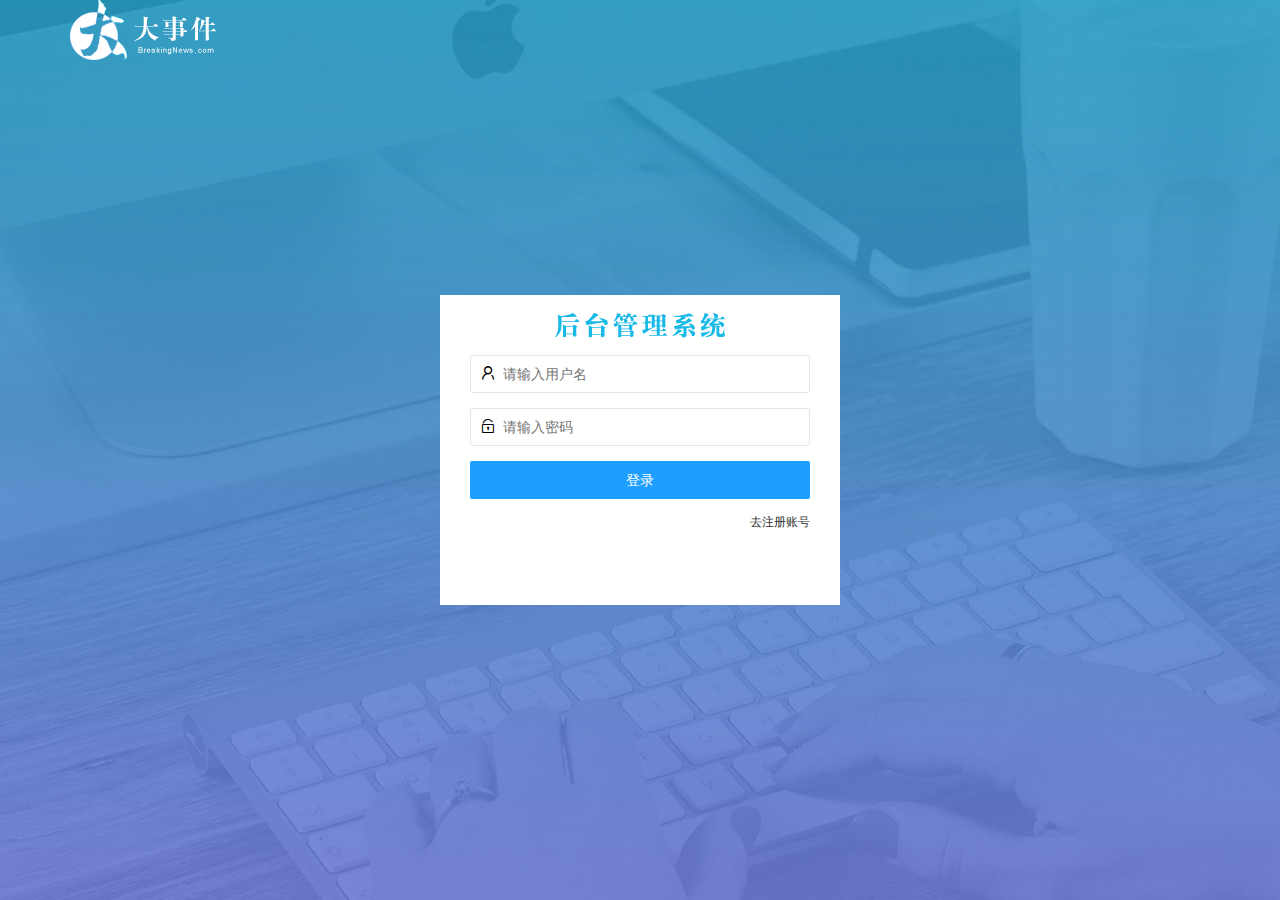
<file: login.html>
<!DOCTYPE html>
<html lang="en">

<head>
    <meta charset="UTF-8">
    <meta name="viewport" content="width=device-width, initial-scale=1.0">
    <title>Document</title>
    <link rel="stylesheet" href="/assets/lib/layui/css/layui.css">
    <link rel="stylesheet" href="/assets/css/login.css">
</head>

<body>
    <!-- 头部 -->
    <div class="layui-main">
        <img src="/assets/images/logo.png" alt="">
    </div>
    <!-- 登录注册区域 -->
    <div class="loginAndRegBox">
        <div class="title-box"></div>
        <!-- 登录的div -->
        <div class="login-box">
            <!-- 登录的表单 -->
            <form class="layui-form" id="form_login">
                <!-- 用户名 -->
                <div class="layui-form-item">
                    <i class="layui-icon layui-icon-username"></i>  
                    <input type="text" name="username" required lay-verify="required" placeholder="请输入用户名"
                        autocomplete="off" class="layui-input">
                </div>
                <!-- 密码 -->
                <div class="layui-form-item">
                    <i class="layui-icon layui-icon-password"></i>  
                    <input type="password" name="password" required lay-verify="required|pwd" placeholder="请输入密码"
                        autocomplete="off" class="layui-input">
                </div>
                <div class="layui-form-item">
                    <button class="layui-btn layui-btn-fluid layui-btn layui-btn-normal" lay-submit lay-filter="formDemo">登录</button>
                    <!-- <button type="button" class="layui-btn layui-btn-fluid">流体按钮（最大化适应）</button> -->
                </div>

                <div class="layui-form-item links"><a href="javascript:;" id="link_reg">去注册账号</a></div>
            </form>
            
            
        </div>
        <!-- 注册的div -->
        <div class="reg-box">
            <form class="layui-form" id="form_reg">
                <!-- 用户名 -->
                <div class="layui-form-item">
                    <i class="layui-icon layui-icon-username"></i>  
                    <input type="text" name="username" required lay-verify="required" placeholder="请输入用户名"
                        autocomplete="off" class="layui-input" id="uname">
                </div>
                <!-- 密码 -->
                <div class="layui-form-item">
                    <i class="layui-icon layui-icon-password"></i>  
                    <input type="password" name="password" required lay-verify="required|pwd" placeholder="请输入密码"
                        autocomplete="off" class="layui-input" id="upwd">
                </div>
                <!-- 密码确认框 -->
                <div class="layui-form-item">
                    <i class="layui-icon layui-icon-password"></i>  
                    <input type="password" name="repassword" required lay-verify="required|pwd|repwd" placeholder="再次确认密码"
                        autocomplete="off" class="layui-input">
                </div>
                <!-- 按钮 -->
                <div class="layui-form-item">
                    <button class="layui-btn layui-btn-fluid layui-btn layui-btn-normal" lay-submit lay-filter="formDemo">注册</button>
                    <!-- <button type="button" class="layui-btn layui-btn-fluid">流体按钮（最大化适应）</button> -->
                </div>

                <div class="layui-form-item links"><a href="javascript:;" id="link_login">去登录</a></div>
            </form>
            
        </div>

    </div>
    <!-- 导入layui的js -->
    <script src="/assets/lib/layui/layui.all.js"></script>
    <!-- 导入jq -->
    <script src="/assets/lib/jquery.js"></script>
    <!-- 导入jqbaseAPI -->
    <script src="/assets/js/base.API.js"></script>
    <!-- 导入自己的js -->
    <script src="/assets/js/login.js"></script>
</body>

</html>
</file>
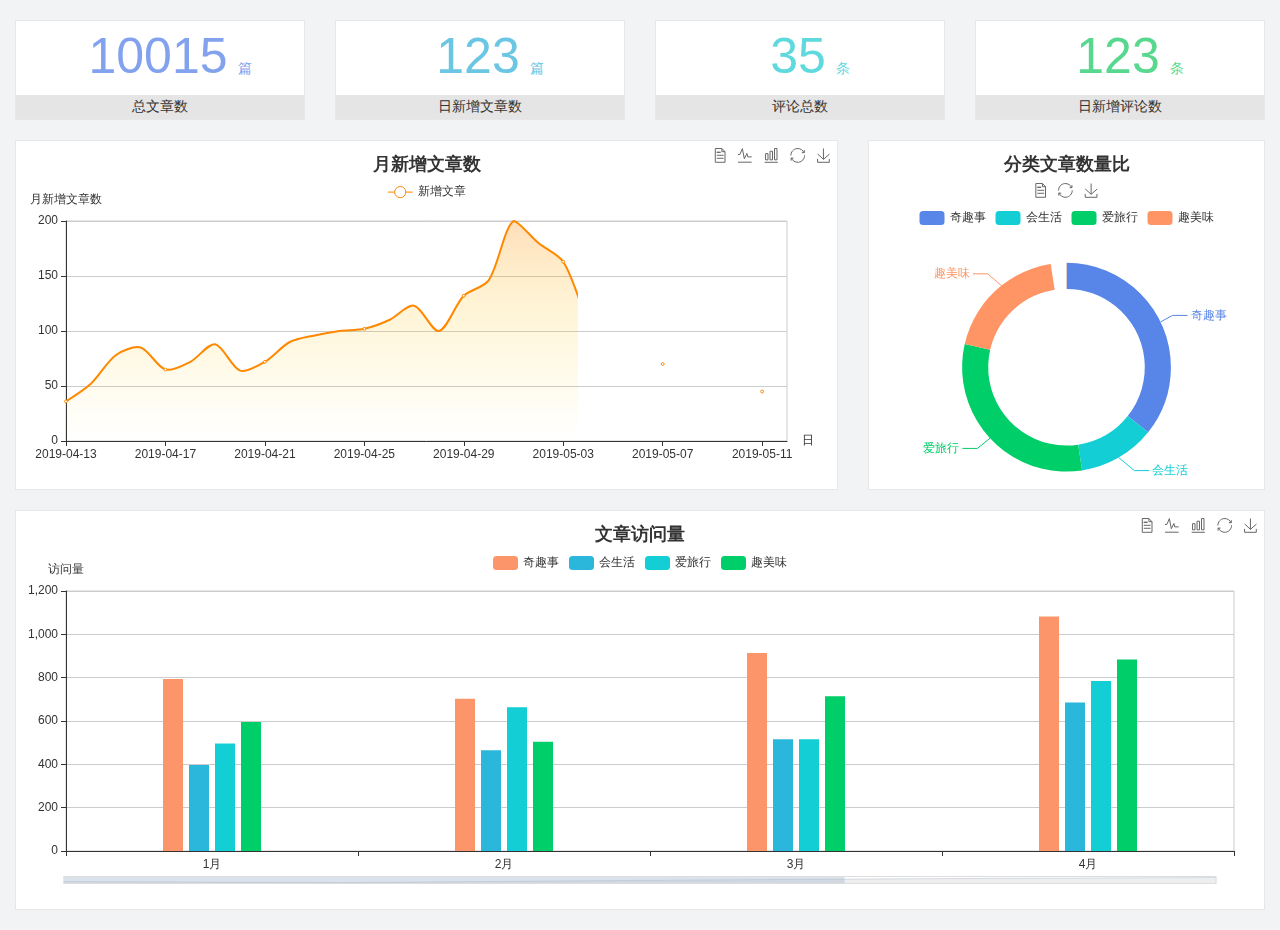
<file: home/dashboard.html>
<!DOCTYPE html>
<html lang="en">

<head>
  <meta charset="UTF-8">
  <meta name="viewport" content="width=device-width, initial-scale=1.0">
  <meta http-equiv="X-UA-Compatible" content="ie=edge">
  <title>图表统计</title>
  <link rel="stylesheet" href="../../assets/lib/bootstrap.css" />
  <link rel="stylesheet" href="../../assets/lib/main.css" />
  <script src="../../assets/lib/jquery.js"></script>
  <script type="text/javascript" src="../../assets/lib/echarts.min.js"></script>
</head>

<body>
  <div class="container-fluid">
    <div class="row spannel_list">
      <div class="col-sm-3 col-xs-6">
        <div class="spannel">
          <em>10015</em><span>篇</span>
          <b>总文章数</b>
        </div>
      </div>
      <div class="col-sm-3 col-xs-6">
        <div class="spannel scolor01">
          <em>123</em><span>篇</span>
          <b>日新增文章数</b>
        </div>
      </div>
      <div class="col-sm-3 col-xs-6">
        <div class="spannel scolor02">
          <em>35</em><span>条</span>
          <b>评论总数</b>
        </div>
      </div>
      <div class="col-sm-3 col-xs-6">
        <div class="spannel scolor03">
          <em>123</em><span>条</span>
          <b>日新增评论数</b>
        </div>
      </div>
    </div>
  </div>

  <div class="container-fluid">
    <div class="row curve-pie">
      <div class="col-lg-8 col-md-8">
        <div class="gragh_pannel" id="curve_show"></div>
      </div>
      <div class="col-lg-4 col-md-4">
        <div class="gragh_pannel" id="pie_show"></div>
      </div>
    </div>
  </div>

  <div class="container-fluid">
    <div class="column_pannel" id="column_show"></div>
  </div>

  <script>
    var oChart = echarts.init(document.getElementById('curve_show'));
    var aList_all = [
      { 'count': 36, 'date': '2019-04-13' },
      { 'count': 52, 'date': '2019-04-14' },
      { 'count': 78, 'date': '2019-04-15' },
      { 'count': 85, 'date': '2019-04-16' },
      { 'count': 65, 'date': '2019-04-17' },
      { 'count': 72, 'date': '2019-04-18' },
      { 'count': 88, 'date': '2019-04-19' },
      { 'count': 64, 'date': '2019-04-20' },
      { 'count': 72, 'date': '2019-04-21' },
      { 'count': 90, 'date': '2019-04-22' },
      { 'count': 96, 'date': '2019-04-23' },
      { 'count': 100, 'date': '2019-04-24' },
      { 'count': 102, 'date': '2019-04-25' },
      { 'count': 110, 'date': '2019-04-26' },
      { 'count': 123, 'date': '2019-04-27' },
      { 'count': 100, 'date': '2019-04-28' },
      { 'count': 132, 'date': '2019-04-29' },
      { 'count': 146, 'date': '2019-04-30' },
      { 'count': 200, 'date': '2019-05-01' },
      { 'count': 180, 'date': '2019-05-02' },
      { 'count': 163, 'date': '2019-05-03' },
      { 'count': 110, 'date': '2019-05-04' },
      { 'count': 80, 'date': '2019-05-05' },
      { 'count': 82, 'date': '2019-05-06' },
      { 'count': 70, 'date': '2019-05-07' },
      { 'count': 65, 'date': '2019-05-08' },
      { 'count': 54, 'date': '2019-05-09' },
      { 'count': 40, 'date': '2019-05-10' },
      { 'count': 45, 'date': '2019-05-11' },
      { 'count': 38, 'date': '2019-05-12' },
    ];

    let aCount = [];
    let aDate = [];

    for (var i = 0; i < aList_all.length; i++) {
      aCount.push(aList_all[i].count);
      aDate.push(aList_all[i].date);
    }

    var chartopt = {
      title: {
        text: '月新增文章数',
        left: 'center',
        top: '10'
      },
      tooltip: {
        trigger: 'axis'
      },
      legend: {
        data: ['新增文章'],
        top: '40'
      },
      toolbox: {
        show: true,
        feature: {
          mark: { show: true },
          dataView: { show: true, readOnly: false },
          magicType: { show: true, type: ['line', 'bar'] },
          restore: { show: true },
          saveAsImage: { show: true }
        }
      },
      calculable: true,
      xAxis: [
        {
          name: '日',
          type: 'category',
          boundaryGap: false,
          data: aDate
        }
      ],
      yAxis: [
        {
          name: '月新增文章数',
          type: 'value'
        }
      ],
      series: [
        {
          name: '新增文章',
          type: 'line',
          smooth: true,
          itemStyle: { normal: { areaStyle: { type: 'default' }, color: '#f80' }, lineStyle: { color: '#f80' } },
          data: aCount
        }],
      areaStyle: {
        normal: {
          color: new echarts.graphic.LinearGradient(0, 0, 0, 1, [{
            offset: 0,
            color: 'rgba(255,136,0,0.39)'
          }, {
            offset: .34,
            color: 'rgba(255,180,0,0.25)'
          }, {
            offset: 1,
            color: 'rgba(255,222,0,0.00)'
          }])

        }
      },
      grid: {
        show: true,
        x: 50,
        x2: 50,
        y: 80,
        height: 220
      }
    };

    oChart.setOption(chartopt);


    var oPie = echarts.init(document.getElementById('pie_show'));
    var oPieopt =
    {
      title: {
        top: 10,
        text: '分类文章数量比',
        x: 'center'
      },
      tooltip: {
        trigger: 'item',
        formatter: "{a} <br/>{b} : {c} ({d}%)"
      },
      color: ['#5885e8', '#13cfd5', '#00ce68', '#ff9565'],
      legend: {
        x: 'center',
        top: 65,
        data: ['奇趣事', '会生活', '爱旅行', '趣美味']
      },
      toolbox: {
        show: true,
        x: 'center',
        top: 35,
        feature: {
          mark: { show: true },
          dataView: { show: true, readOnly: false },
          magicType: {
            show: true,
            type: ['pie', 'funnel'],
            option: {
              funnel: {
                x: '25%',
                width: '50%',
                funnelAlign: 'left',
                max: 1548
              }
            }
          },
          restore: { show: true },
          saveAsImage: { show: true }
        }
      },
      calculable: true,
      series: [
        {
          name: '访问来源',
          type: 'pie',
          radius: ['45%', '60%'],
          center: ['50%', '65%'],
          data: [
            { value: 300, name: '奇趣事' },
            { value: 100, name: '会生活' },
            { value: 260, name: '爱旅行' },
            { value: 180, name: '趣美味' }
          ]
        }
      ]
    };
    oPie.setOption(oPieopt);



    var oColumn = this.echarts.init(document.getElementById('column_show'));
    var oColumnopt =
    {
      title: {
        text: '文章访问量',
        left: 'center',
        top: '10'
      },
      tooltip: {
        trigger: 'axis'
      },
      legend: {
        data: ['奇趣事', '会生活', '爱旅行', '趣美味'],
        top: '40'
      },
      toolbox: {
        show: true,
        feature: {
          mark: { show: true },
          dataView: { show: true, readOnly: false },
          magicType: { show: true, type: ['line', 'bar'] },
          restore: { show: true },
          saveAsImage: { show: true }
        }
      },
      calculable: true,
      xAxis: [
        {
          type: 'category',
          data: ['1月', '2月', '3月', '4月', '5月']
        }
      ],
      yAxis: [
        {
          name: '访问量',
          type: 'value'
        }
      ],
      series: [
        {
          name: '奇趣事',
          type: 'bar',
          barWidth: 20,
          itemStyle: {
            normal: { areaStyle: { type: 'default' }, color: '#fd956a' }
          },
          data: [800, 708, 920, 1090, 1200]
        },
        {
          name: '会生活',
          type: 'bar',
          barWidth: 20,
          itemStyle: {
            normal: { areaStyle: { type: 'default' }, color: '#2bb6db' }
          },
          data: [400, 468, 520, 690, 800]
        },
        {
          name: '爱旅行',
          type: 'bar',
          barWidth: 20,
          itemStyle: {
            normal: { areaStyle: { type: 'default' }, color: '#13cfd5' }
          },
          data: [500, 668, 520, 790, 900]
        },
        {
          name: '趣美味',
          type: 'bar',
          barWidth: 20,
          itemStyle: {
            normal: { areaStyle: { type: 'default' }, color: '#00ce68' }
          },
          data: [600, 508, 720, 890, 1000]
        }
      ],
      grid: {
        show: true,
        x: 50,
        x2: 30,
        y: 80,
        height: 260
      },
      dataZoom: [//给x轴设置滚动条
        {
          start: 0,//默认为0
          end: 100 - 1000 / 31,//默认为100
          type: 'slider',
          show: true,
          xAxisIndex: [0],
          handleSize: 0,//滑动条的 左右2个滑动条的大小
          height: 8,//组件高度
          left: 45, //左边的距离
          right: 50,//右边的距离
          bottom: 26,//右边的距离
          handleColor: '#ddd',//h滑动图标的颜色
          handleStyle: {
            borderColor: "#cacaca",
            borderWidth: "1",
            shadowBlur: 2,
            background: "#ddd",
            shadowColor: "#ddd",
          }
        }]
    };
    oColumn.setOption(oColumnopt);
  </script>
</body>

</html>
</file>
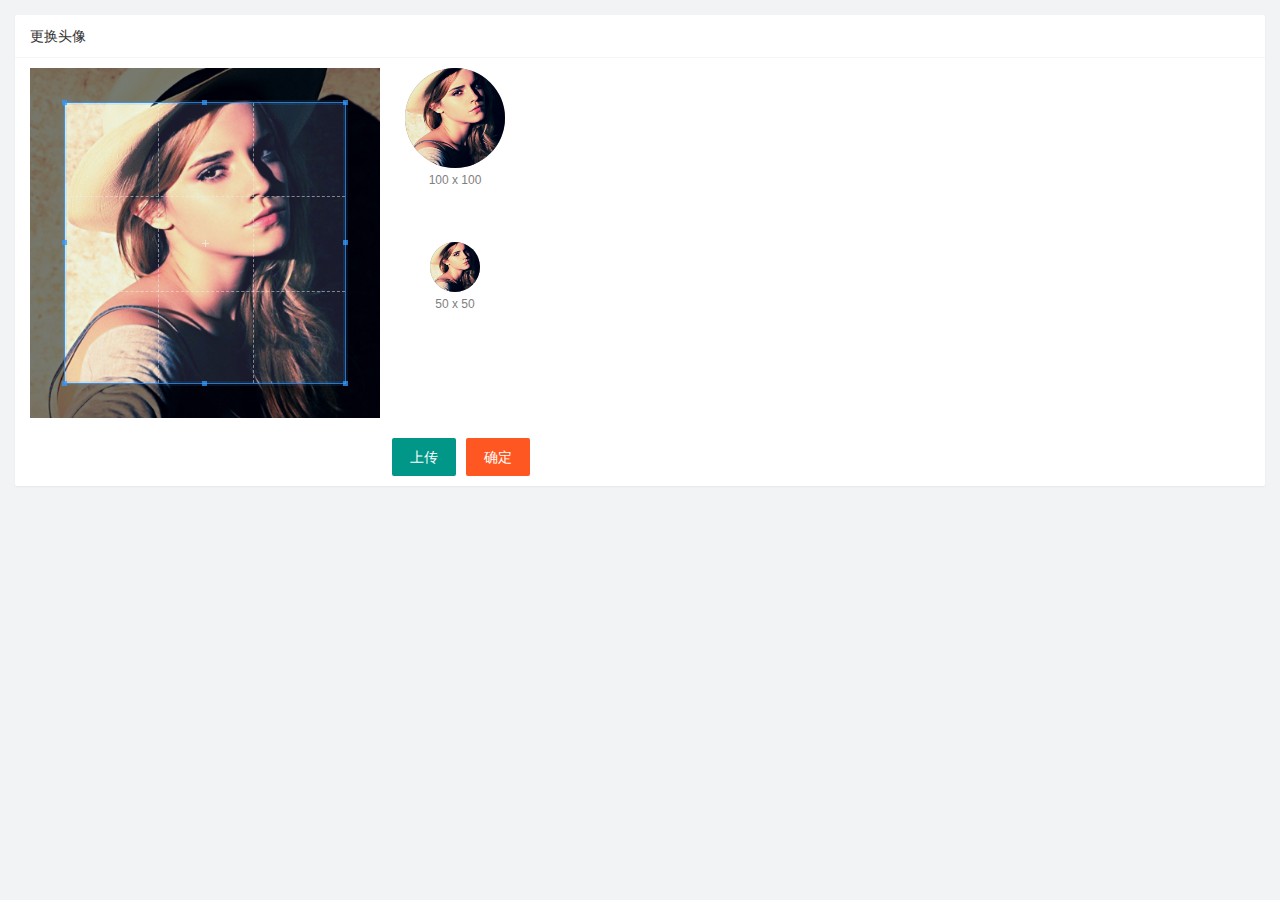
<file: user/user_avatar.html>
<!DOCTYPE html>
<html lang="en">

<head>
    <meta charset="UTF-8">
    <meta name="viewport" content="width=device-width, initial-scale=1.0">
    <title>Document</title>
    <link rel="stylesheet" href="/assets/lib/layui/css/layui.css">
    <link rel="stylesheet" href="/assets/lib/cropper/cropper.css">
    <link rel="stylesheet" href="/assets/css/user/user_avatar.css">
</head>

<body>
    <!-- 卡片 -->
    <div class="layui-card">
        <div class="layui-card-header">更换头像</div>
        <div class="layui-card-body">
            <!-- 第一行的图片裁剪和预览区域 -->
  <div class="row1">
    <!-- 图片裁剪区域 -->
    <div class="cropper-box">
      <!-- 这个 img 标签很重要，将来会把它初始化为裁剪区域 -->
      <img id="image" src="/assets/images/sample.jpg" />
    </div>
    <!-- 图片的预览区域 -->
    <div class="preview-box">
      <div>
        <!-- 宽高为 100px 的预览区域 -->
        <div class="img-preview w100"></div>
        <p class="size">100 x 100</p>
      </div>
      <div>
        <!-- 宽高为 50px 的预览区域 -->
        <div class="img-preview w50"></div>
        <p class="size">50 x 50</p>
      </div>
    </div>
  </div>

  <!-- 第二行的按钮区域 -->
  <div class="row2">
      <input type="file" id="file_btn" accept="image/png,image/jpeg" />
    <button type="button" class="layui-btn" id="btnChooseImage">上传</button>
    <button type="button" class="layui-btn layui-btn-danger" id="btnUpload">确定</button>
  </div>
        </div>
    </div>
    <script src="/assets/lib/layui/layui.all.js"></script>
    <script src="/assets/lib/jquery.js"></script>
    <script src="/assets/lib/cropper/Cropper.js"></script>
    <script src="/assets/lib/cropper/jquery-cropper.js"></script>
    <script src="/assets/js/base.API.js"></script>
    <script src="/assets/js/user/user_avatar.js"></script>
</body>

</html>
</file>
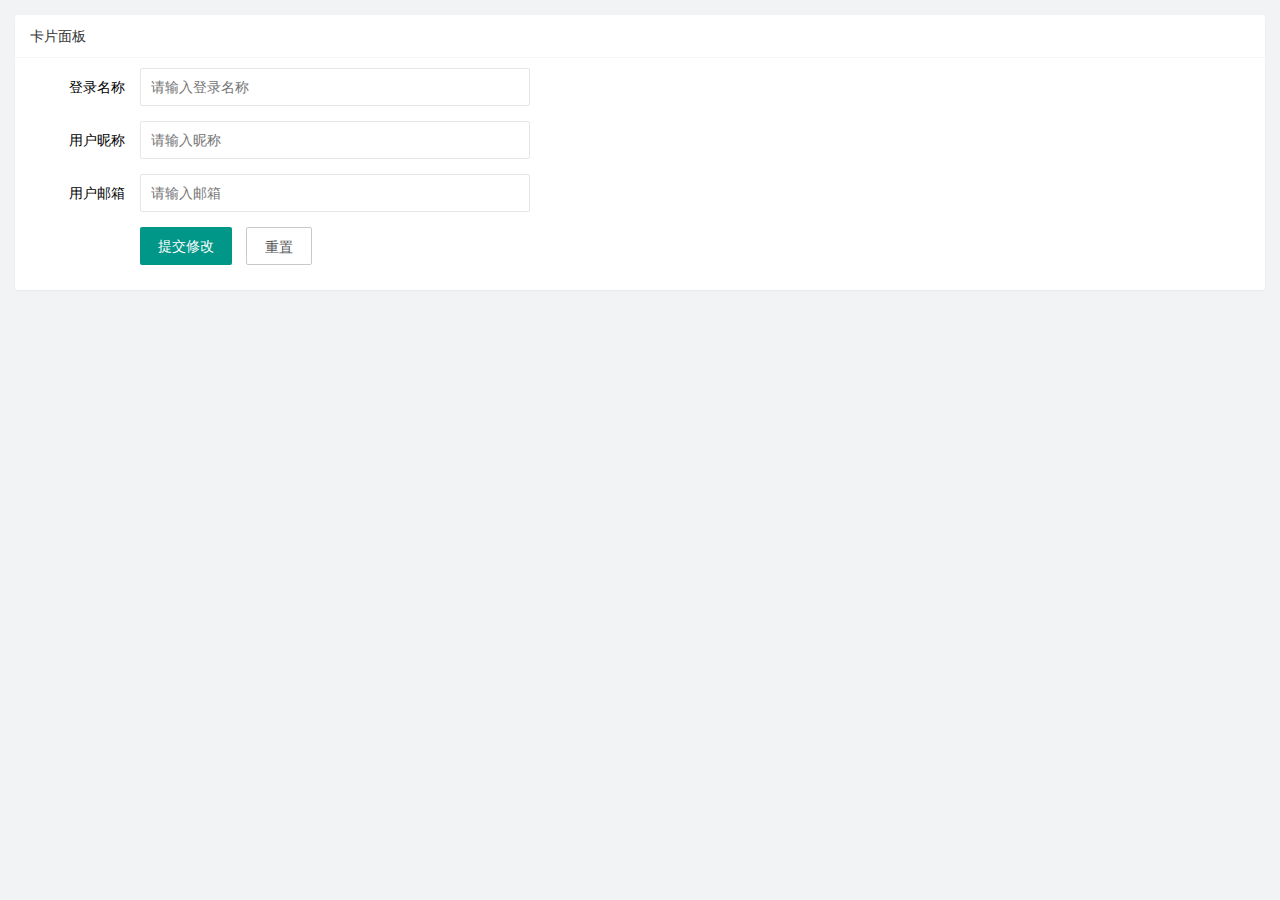
<file: user/user_info.html>
<!DOCTYPE html>
<html lang="en">
<head>
    <meta charset="UTF-8">
    <meta name="viewport" content="width=device-width, initial-scale=1.0">
    <title>Document</title>
    <!-- 导入layui -->
    <link rel="stylesheet" href="/assets/lib/layui/css/layui.css">
    <!-- 导入自身css样式 -->
    <link rel="stylesheet" href="/assets/css/user/user_info.css">
</head>
<body>
    <!-- 卡片区域 -->
    <div class="layui-card">
        <div class="layui-card-header">卡片面板</div>
        <div class="layui-card-body">
         <!-- form表单区域 -->
         <form class="layui-form" lay-filter="formUserInfo">
             <!-- 隐藏域 -->
             <input type="hidden" name="id" value="" />
             <!-- 登录名称 -->
            <div class="layui-form-item">
              <label class="layui-form-label">登录名称</label>
              <div class="layui-input-block">
                <input type="text" name="username" required  lay-verify="required" placeholder="请输入登录名称" autocomplete="off" class="layui-input" readonly>
              </div>
            </div>
            <!-- 昵称 -->
            <div class="layui-form-item">
              <label class="layui-form-label">用户昵称</label>
              <div class="layui-input-block">
                <input type="text" name="nickname" required  lay-verify="required|nickname" placeholder="请输入昵称" autocomplete="off" class="layui-input">
              </div>
            </div>
            <!-- 邮箱 -->
            <div class="layui-form-item">
              <label class="layui-form-label">用户邮箱</label>
              <div class="layui-input-block">
                <input type="text" name="email" required  lay-verify="required|email" placeholder="请输入邮箱" autocomplete="off" class="layui-input" id="inputName">
              </div>
            </div>

            <!-- 提交重置 -->
            <div class="layui-form-item">
                <div class="layui-input-block">
                  <button class="layui-btn" lay-submit lay-filter="formDemo">提交修改</button>
                  <button type="reset" class="layui-btn layui-btn-primary" id="btnReset">重置</button>
                </div>
              </div>
        </form>
        </div>
      </div>
      <!-- 导入layui 的js -->
      <script src="/assets/lib/layui/layui.all.js"></script>
      <!-- 导入jq -->
      <script src="/assets/lib/jquery.js"></script>
      <!-- 导入baseAPI.js -->
      <script src="/assets/js/base.API.js"></script>
      <!-- 导入自己的js -->
      <script src="/assets/js/user/user_info.js"></script>
</body>
</html>
</file>
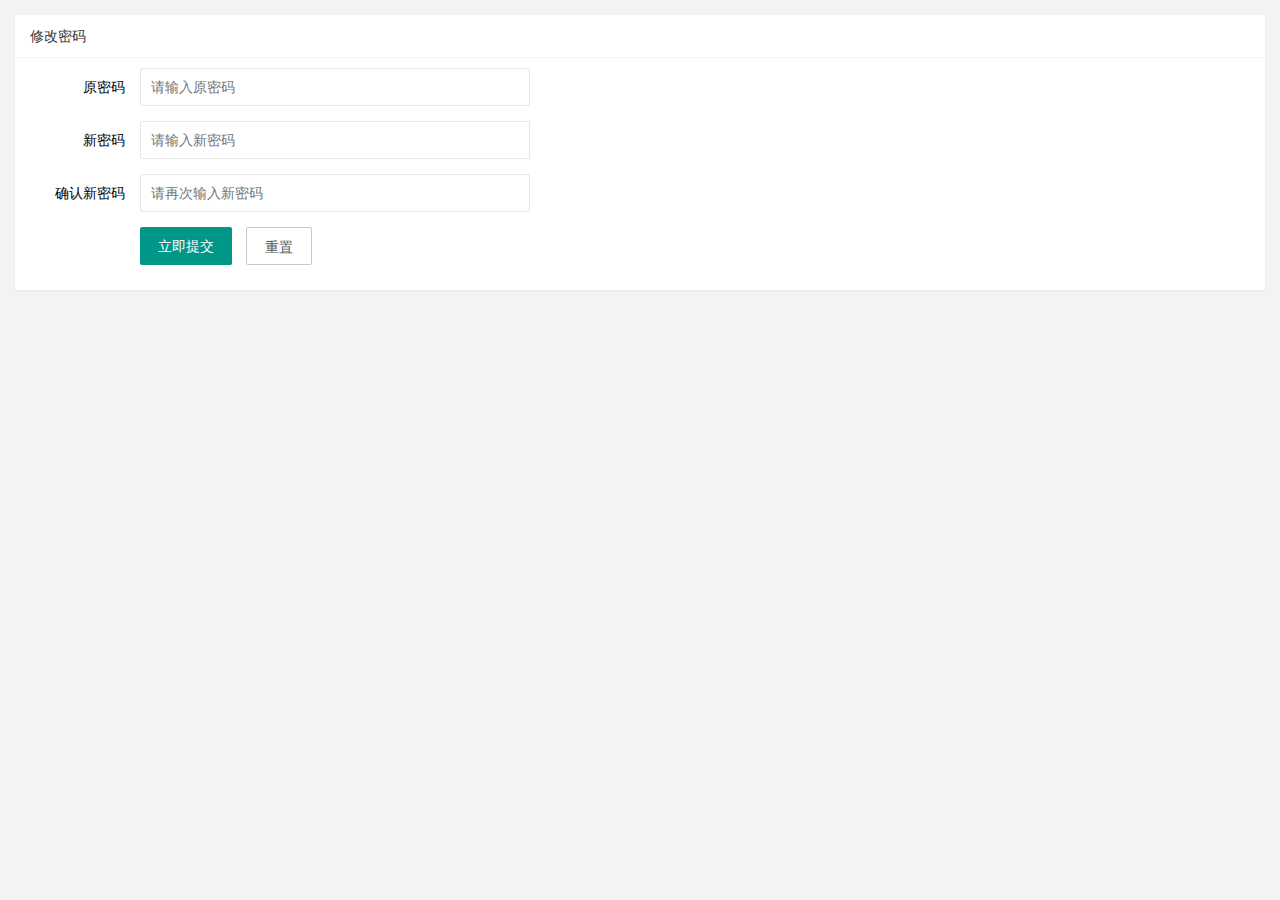
<file: user/user_pwd.html>
<!DOCTYPE html>
<html lang="en">
<head>
    <meta charset="UTF-8">
    <meta name="viewport" content="width=device-width, initial-scale=1.0">
    <title>Document</title>
    <link rel="stylesheet" href="/assets/lib/layui/css/layui.css">
    <link rel="stylesheet" href="/assets/css/user/user_pwd.css">
</head>
<body>
    <!-- 卡片区域 -->
    <div class="layui-card">
        <div class="layui-card-header">修改密码</div>
        <div class="layui-card-body">
            <form class="layui-form">
                <!-- 原密码 -->
                <div class="layui-form-item">
                  <label class="layui-form-label">原密码</label>
                  <div class="layui-input-block">
                    <input type="text" name="oldPwd" required  lay-verify="required|pwd" placeholder="请输入原密码" autocomplete="off" class="layui-input">
                  </div>
                </div>
                <!-- 新密码 -->
                <div class="layui-form-item">
                  <label class="layui-form-label">新密码</label>
                  <div class="layui-input-block">
                    <input type="password" name="newPwd" required  lay-verify="required|pwd|samePwd" placeholder="请输入新密码" autocomplete="off" class="layui-input">
                  </div>
                </div>
                <!-- 确认密码 -->
                <div class="layui-form-item">
                  <label class="layui-form-label">确认新密码</label>
                  <div class="layui-input-block">
                    <input type="password" name="title" required  lay-verify="required|pwd|rePwd" placeholder="请再次输入新密码" autocomplete="off" class="layui-input">
                  </div>
                </div>
                <!-- 提交重置 -->
                <div class="layui-form-item">
                    <div class="layui-input-block">
                      <button class="layui-btn" lay-submit lay-filter="formDemo">立即提交</button>
                      <button type="reset" class="layui-btn layui-btn-primary">重置</button>
                    </div>
                  </div>
            </form>
        </div>
      </div>
          <!--导入layui的js  -->
          <script src="/assets/lib/layui/layui.all.js"></script>
          <!-- 导入jq -->
          <script src="/assets/lib/jquery.js"></script>
          <!-- 导入baseAPI -->
          <script src="/assets/js/base.API.js"></script>
          <!-- 导入自己的js -->
          <script src="/assets/js/user/user_pwd.js"></script>
</body>
</html>
</file>
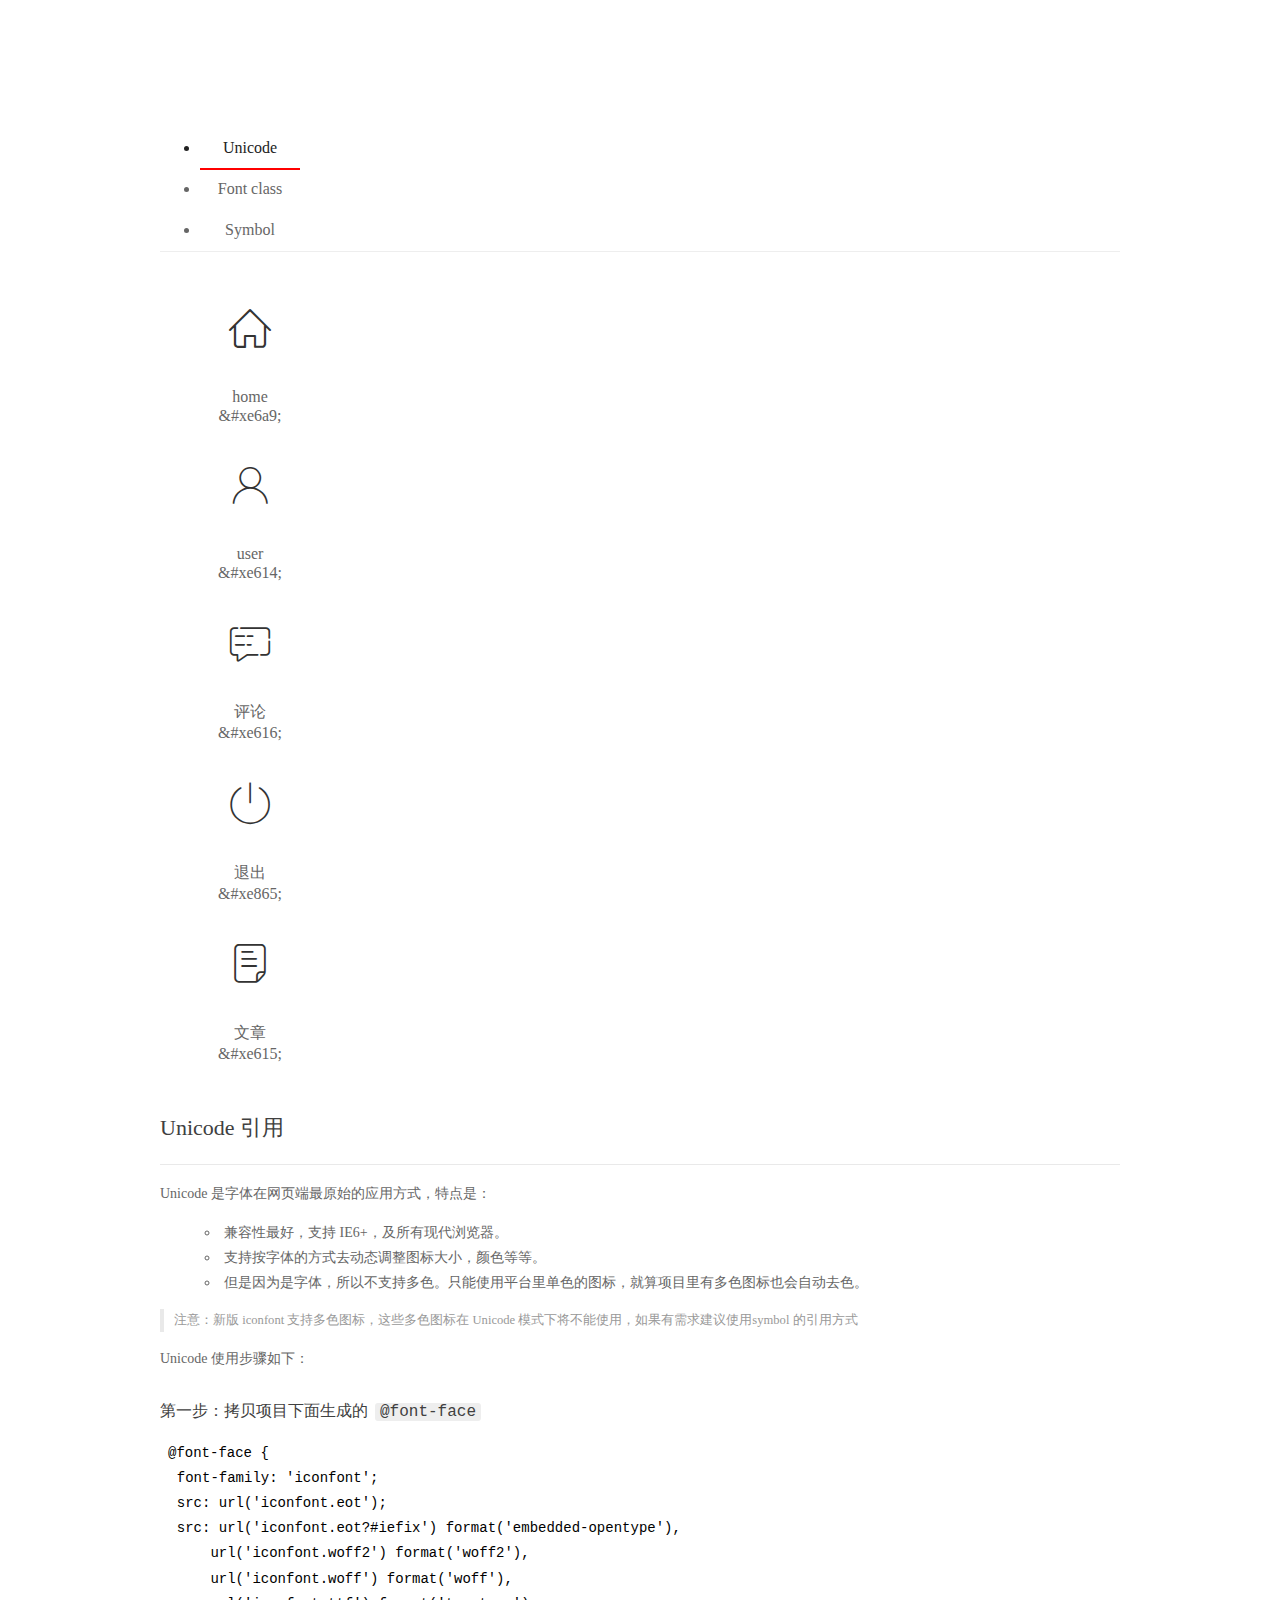
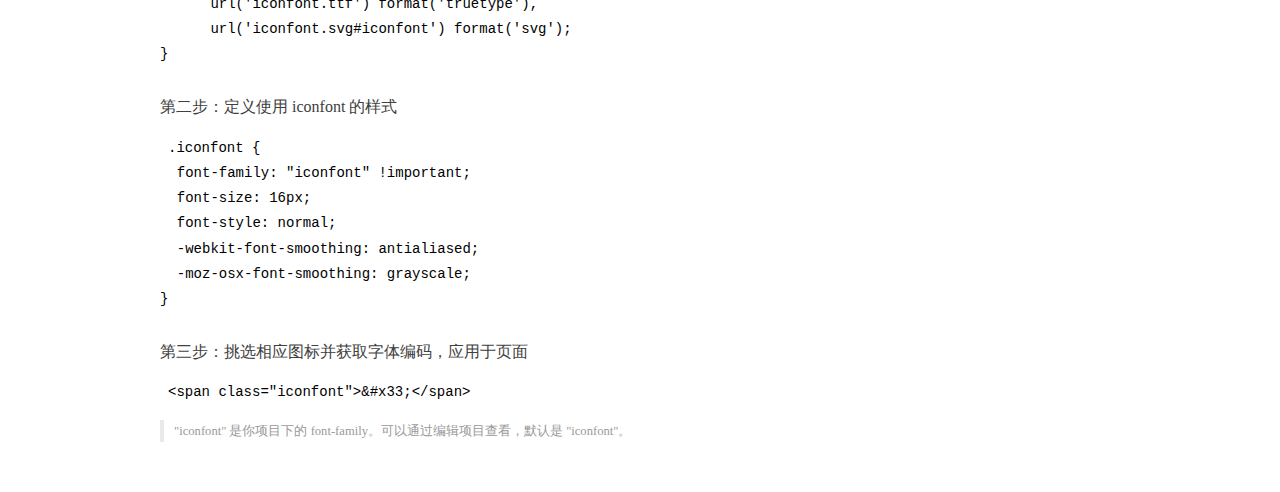
<file: assets/fonts/demo_index.html>
<!DOCTYPE html>
<html>
<head>
  <meta charset="utf-8"/>
  <title>IconFont Demo</title>
  <link rel="shortcut icon" href="https://gtms04.alicdn.com/tps/i4/TB1_oz6GVXXXXaFXpXXJDFnIXXX-64-64.ico" type="image/x-icon"/>
  <link rel="stylesheet" href="https://g.alicdn.com/thx/cube/1.3.2/cube.min.css">
  <link rel="stylesheet" href="demo.css">
  <link rel="stylesheet" href="iconfont.css">
  <script src="iconfont.js"></script>
  <!-- jQuery -->
  <script src="https://a1.alicdn.com/oss/uploads/2018/12/26/7bfddb60-08e8-11e9-9b04-53e73bb6408b.js"></script>
  <!-- 代码高亮 -->
  <script src="https://a1.alicdn.com/oss/uploads/2018/12/26/a3f714d0-08e6-11e9-8a15-ebf944d7534c.js"></script>
</head>
<body>
  <div class="main">
    <h1 class="logo"><a href="https://www.iconfont.cn/" title="iconfont 首页" target="_blank">&#xe86b;</a></h1>
    <div class="nav-tabs">
      <ul id="tabs" class="dib-box">
        <li class="dib active"><span>Unicode</span></li>
        <li class="dib"><span>Font class</span></li>
        <li class="dib"><span>Symbol</span></li>
      </ul>
      
    </div>
    <div class="tab-container">
      <div class="content unicode" style="display: block;">
          <ul class="icon_lists dib-box">
          
            <li class="dib">
              <span class="icon iconfont">&#xe6a9;</span>
                <div class="name">home</div>
                <div class="code-name">&amp;#xe6a9;</div>
              </li>
          
            <li class="dib">
              <span class="icon iconfont">&#xe614;</span>
                <div class="name">user</div>
                <div class="code-name">&amp;#xe614;</div>
              </li>
          
            <li class="dib">
              <span class="icon iconfont">&#xe616;</span>
                <div class="name">评论</div>
                <div class="code-name">&amp;#xe616;</div>
              </li>
          
            <li class="dib">
              <span class="icon iconfont">&#xe865;</span>
                <div class="name">退出</div>
                <div class="code-name">&amp;#xe865;</div>
              </li>
          
            <li class="dib">
              <span class="icon iconfont">&#xe615;</span>
                <div class="name">文章</div>
                <div class="code-name">&amp;#xe615;</div>
              </li>
          
          </ul>
          <div class="article markdown">
          <h2 id="unicode-">Unicode 引用</h2>
          <hr>

          <p>Unicode 是字体在网页端最原始的应用方式，特点是：</p>
          <ul>
            <li>兼容性最好，支持 IE6+，及所有现代浏览器。</li>
            <li>支持按字体的方式去动态调整图标大小，颜色等等。</li>
            <li>但是因为是字体，所以不支持多色。只能使用平台里单色的图标，就算项目里有多色图标也会自动去色。</li>
          </ul>
          <blockquote>
            <p>注意：新版 iconfont 支持多色图标，这些多色图标在 Unicode 模式下将不能使用，如果有需求建议使用symbol 的引用方式</p>
          </blockquote>
          <p>Unicode 使用步骤如下：</p>
          <h3 id="-font-face">第一步：拷贝项目下面生成的 <code>@font-face</code></h3>
<pre><code class="language-css"
>@font-face {
  font-family: 'iconfont';
  src: url('iconfont.eot');
  src: url('iconfont.eot?#iefix') format('embedded-opentype'),
      url('iconfont.woff2') format('woff2'),
      url('iconfont.woff') format('woff'),
      url('iconfont.ttf') format('truetype'),
      url('iconfont.svg#iconfont') format('svg');
}
</code></pre>
          <h3 id="-iconfont-">第二步：定义使用 iconfont 的样式</h3>
<pre><code class="language-css"
>.iconfont {
  font-family: "iconfont" !important;
  font-size: 16px;
  font-style: normal;
  -webkit-font-smoothing: antialiased;
  -moz-osx-font-smoothing: grayscale;
}
</code></pre>
          <h3 id="-">第三步：挑选相应图标并获取字体编码，应用于页面</h3>
<pre>
<code class="language-html"
>&lt;span class="iconfont"&gt;&amp;#x33;&lt;/span&gt;
</code></pre>
          <blockquote>
            <p>"iconfont" 是你项目下的 font-family。可以通过编辑项目查看，默认是 "iconfont"。</p>
          </blockquote>
          </div>
      </div>
      <div class="content font-class">
        <ul class="icon_lists dib-box">
          
          <li class="dib">
            <span class="icon iconfont icon-home"></span>
            <div class="name">
              home
            </div>
            <div class="code-name">.icon-home
            </div>
          </li>
          
          <li class="dib">
            <span class="icon iconfont icon-user"></span>
            <div class="name">
              user
            </div>
            <div class="code-name">.icon-user
            </div>
          </li>
          
          <li class="dib">
            <span class="icon iconfont icon-pinglun"></span>
            <div class="name">
              评论
            </div>
            <div class="code-name">.icon-pinglun
            </div>
          </li>
          
          <li class="dib">
            <span class="icon iconfont icon-tuichu"></span>
            <div class="name">
              退出
            </div>
            <div class="code-name">.icon-tuichu
            </div>
          </li>
          
          <li class="dib">
            <span class="icon iconfont icon-16"></span>
            <div class="name">
              文章
            </div>
            <div class="code-name">.icon-16
            </div>
          </li>
          
        </ul>
        <div class="article markdown">
        <h2 id="font-class-">font-class 引用</h2>
        <hr>

        <p>font-class 是 Unicode 使用方式的一种变种，主要是解决 Unicode 书写不直观，语意不明确的问题。</p>
        <p>与 Unicode 使用方式相比，具有如下特点：</p>
        <ul>
          <li>兼容性良好，支持 IE8+，及所有现代浏览器。</li>
          <li>相比于 Unicode 语意明确，书写更直观。可以很容易分辨这个 icon 是什么。</li>
          <li>因为使用 class 来定义图标，所以当要替换图标时，只需要修改 class 里面的 Unicode 引用。</li>
          <li>不过因为本质上还是使用的字体，所以多色图标还是不支持的。</li>
        </ul>
        <p>使用步骤如下：</p>
        <h3 id="-fontclass-">第一步：引入项目下面生成的 fontclass 代码：</h3>
<pre><code class="language-html">&lt;link rel="stylesheet" href="./iconfont.css"&gt;
</code></pre>
        <h3 id="-">第二步：挑选相应图标并获取类名，应用于页面：</h3>
<pre><code class="language-html">&lt;span class="iconfont icon-xxx"&gt;&lt;/span&gt;
</code></pre>
        <blockquote>
          <p>"
            iconfont" 是你项目下的 font-family。可以通过编辑项目查看，默认是 "iconfont"。</p>
        </blockquote>
      </div>
      </div>
      <div class="content symbol">
          <ul class="icon_lists dib-box">
          
            <li class="dib">
                <svg class="icon svg-icon" aria-hidden="true">
                  <use xlink:href="#icon-home"></use>
                </svg>
                <div class="name">home</div>
                <div class="code-name">#icon-home</div>
            </li>
          
            <li class="dib">
                <svg class="icon svg-icon" aria-hidden="true">
                  <use xlink:href="#icon-user"></use>
                </svg>
                <div class="name">user</div>
                <div class="code-name">#icon-user</div>
            </li>
          
            <li class="dib">
                <svg class="icon svg-icon" aria-hidden="true">
                  <use xlink:href="#icon-pinglun"></use>
                </svg>
                <div class="name">评论</div>
                <div class="code-name">#icon-pinglun</div>
            </li>
          
            <li class="dib">
                <svg class="icon svg-icon" aria-hidden="true">
                  <use xlink:href="#icon-tuichu"></use>
                </svg>
                <div class="name">退出</div>
                <div class="code-name">#icon-tuichu</div>
            </li>
          
            <li class="dib">
                <svg class="icon svg-icon" aria-hidden="true">
                  <use xlink:href="#icon-16"></use>
                </svg>
                <div class="name">文章</div>
                <div class="code-name">#icon-16</div>
            </li>
          
          </ul>
          <div class="article markdown">
          <h2 id="symbol-">Symbol 引用</h2>
          <hr>

          <p>这是一种全新的使用方式，应该说这才是未来的主流，也是平台目前推荐的用法。相关介绍可以参考这篇<a href="">文章</a>
            这种用法其实是做了一个 SVG 的集合，与另外两种相比具有如下特点：</p>
          <ul>
            <li>支持多色图标了，不再受单色限制。</li>
            <li>通过一些技巧，支持像字体那样，通过 <code>font-size</code>, <code>color</code> 来调整样式。</li>
            <li>兼容性较差，支持 IE9+，及现代浏览器。</li>
            <li>浏览器渲染 SVG 的性能一般，还不如 png。</li>
          </ul>
          <p>使用步骤如下：</p>
          <h3 id="-symbol-">第一步：引入项目下面生成的 symbol 代码：</h3>
<pre><code class="language-html">&lt;script src="./iconfont.js"&gt;&lt;/script&gt;
</code></pre>
          <h3 id="-css-">第二步：加入通用 CSS 代码（引入一次就行）：</h3>
<pre><code class="language-html">&lt;style&gt;
.icon {
  width: 1em;
  height: 1em;
  vertical-align: -0.15em;
  fill: currentColor;
  overflow: hidden;
}
&lt;/style&gt;
</code></pre>
          <h3 id="-">第三步：挑选相应图标并获取类名，应用于页面：</h3>
<pre><code class="language-html">&lt;svg class="icon" aria-hidden="true"&gt;
  &lt;use xlink:href="#icon-xxx"&gt;&lt;/use&gt;
&lt;/svg&gt;
</code></pre>
          </div>
      </div>

    </div>
  </div>
  <script>
  $(document).ready(function () {
      $('.tab-container .content:first').show()

      $('#tabs li').click(function (e) {
        var tabContent = $('.tab-container .content')
        var index = $(this).index()

        if ($(this).hasClass('active')) {
          return
        } else {
          $('#tabs li').removeClass('active')
          $(this).addClass('active')

          tabContent.hide().eq(index).fadeIn()
        }
      })
    })
  </script>
</body>
</html>
</file>
<file: assets/lib/layui/css/layui.css>
/** layui-v2.5.5 MIT License By https://www.layui.com */
 .layui-inline,img{display:inline-block;vertical-align:middle}h1,h2,h3,h4,h5,h6{font-weight:400}.layui-edge,.layui-header,.layui-inline,.layui-main{position:relative}.layui-body,.layui-edge,.layui-elip{overflow:hidden}.layui-btn,.layui-edge,.layui-inline,img{vertical-align:middle}.layui-btn,.layui-disabled,.layui-icon,.layui-unselect{-moz-user-select:none;-webkit-user-select:none;-ms-user-select:none}.layui-elip,.layui-form-checkbox span,.layui-form-pane .layui-form-label{text-overflow:ellipsis;white-space:nowrap}.layui-breadcrumb,.layui-tree-btnGroup{visibility:hidden}blockquote,body,button,dd,div,dl,dt,form,h1,h2,h3,h4,h5,h6,input,li,ol,p,pre,td,textarea,th,ul{margin:0;padding:0;-webkit-tap-highlight-color:rgba(0,0,0,0)}a:active,a:hover{outline:0}img{border:none}li{list-style:none}table{border-collapse:collapse;border-spacing:0}h4,h5,h6{font-size:100%}button,input,optgroup,option,select,textarea{font-family:inherit;font-size:inherit;font-style:inherit;font-weight:inherit;outline:0}pre{white-space:pre-wrap;white-space:-moz-pre-wrap;white-space:-pre-wrap;white-space:-o-pre-wrap;word-wrap:break-word}body{line-height:24px;font:14px Helvetica Neue,Helvetica,PingFang SC,Tahoma,Arial,sans-serif}hr{height:1px;margin:10px 0;border:0;clear:both}a{color:#333;text-decoration:none}a:hover{color:#777}a cite{font-style:normal;*cursor:pointer}.layui-border-box,.layui-border-box *{box-sizing:border-box}.layui-box,.layui-box *{box-sizing:content-box}.layui-clear{clear:both;*zoom:1}.layui-clear:after{content:'\20';clear:both;*zoom:1;display:block;height:0}.layui-inline{*display:inline;*zoom:1}.layui-edge{display:inline-block;width:0;height:0;border-width:6px;border-style:dashed;border-color:transparent}.layui-edge-top{top:-4px;border-bottom-color:#999;border-bottom-style:solid}.layui-edge-right{border-left-color:#999;border-left-style:solid}.layui-edge-bottom{top:2px;border-top-color:#999;border-top-style:solid}.layui-edge-left{border-right-color:#999;border-right-style:solid}.layui-disabled,.layui-disabled:hover{color:#d2d2d2!important;cursor:not-allowed!important}.layui-circle{border-radius:100%}.layui-show{display:block!important}.layui-hide{display:none!important}@font-face{font-family:layui-icon;src:url(../font/iconfont.eot?v=250);src:url(../font/iconfont.eot?v=250#iefix) format('embedded-opentype'),url(../font/iconfont.woff2?v=250) format('woff2'),url(../font/iconfont.woff?v=250) format('woff'),url(../font/iconfont.ttf?v=250) format('truetype'),url(../font/iconfont.svg?v=250#layui-icon) format('svg')}.layui-icon{font-family:layui-icon!important;font-size:16px;font-style:normal;-webkit-font-smoothing:antialiased;-moz-osx-font-smoothing:grayscale}.layui-icon-reply-fill:before{content:"\e611"}.layui-icon-set-fill:before{content:"\e614"}.layui-icon-menu-fill:before{content:"\e60f"}.layui-icon-search:before{content:"\e615"}.layui-icon-share:before{content:"\e641"}.layui-icon-set-sm:before{content:"\e620"}.layui-icon-engine:before{content:"\e628"}.layui-icon-close:before{content:"\1006"}.layui-icon-close-fill:before{content:"\1007"}.layui-icon-chart-screen:before{content:"\e629"}.layui-icon-star:before{content:"\e600"}.layui-icon-circle-dot:before{content:"\e617"}.layui-icon-chat:before{content:"\e606"}.layui-icon-release:before{content:"\e609"}.layui-icon-list:before{content:"\e60a"}.layui-icon-chart:before{content:"\e62c"}.layui-icon-ok-circle:before{content:"\1005"}.layui-icon-layim-theme:before{content:"\e61b"}.layui-icon-table:before{content:"\e62d"}.layui-icon-right:before{content:"\e602"}.layui-icon-left:before{content:"\e603"}.layui-icon-cart-simple:before{content:"\e698"}.layui-icon-face-cry:before{content:"\e69c"}.layui-icon-face-smile:before{content:"\e6af"}.layui-icon-survey:before{content:"\e6b2"}.layui-icon-tree:before{content:"\e62e"}.layui-icon-upload-circle:before{content:"\e62f"}.layui-icon-add-circle:before{content:"\e61f"}.layui-icon-download-circle:before{content:"\e601"}.layui-icon-templeate-1:before{content:"\e630"}.layui-icon-util:before{content:"\e631"}.layui-icon-face-surprised:before{content:"\e664"}.layui-icon-edit:before{content:"\e642"}.layui-icon-speaker:before{content:"\e645"}.layui-icon-down:before{content:"\e61a"}.layui-icon-file:before{content:"\e621"}.layui-icon-layouts:before{content:"\e632"}.layui-icon-rate-half:before{content:"\e6c9"}.layui-icon-add-circle-fine:before{content:"\e608"}.layui-icon-prev-circle:before{content:"\e633"}.layui-icon-read:before{content:"\e705"}.layui-icon-404:before{content:"\e61c"}.layui-icon-carousel:before{content:"\e634"}.layui-icon-help:before{content:"\e607"}.layui-icon-code-circle:before{content:"\e635"}.layui-icon-water:before{content:"\e636"}.layui-icon-username:before{content:"\e66f"}.layui-icon-find-fill:before{content:"\e670"}.layui-icon-about:before{content:"\e60b"}.layui-icon-location:before{content:"\e715"}.layui-icon-up:before{content:"\e619"}.layui-icon-pause:before{content:"\e651"}.layui-icon-date:before{content:"\e637"}.layui-icon-layim-uploadfile:before{content:"\e61d"}.layui-icon-delete:before{content:"\e640"}.layui-icon-play:before{content:"\e652"}.layui-icon-top:before{content:"\e604"}.layui-icon-friends:before{content:"\e612"}.layui-icon-refresh-3:before{content:"\e9aa"}.layui-icon-ok:before{content:"\e605"}.layui-icon-layer:before{content:"\e638"}.layui-icon-face-smile-fine:before{content:"\e60c"}.layui-icon-dollar:before{content:"\e659"}.layui-icon-group:before{content:"\e613"}.layui-icon-layim-download:before{content:"\e61e"}.layui-icon-picture-fine:before{content:"\e60d"}.layui-icon-link:before{content:"\e64c"}.layui-icon-diamond:before{content:"\e735"}.layui-icon-log:before{content:"\e60e"}.layui-icon-rate-solid:before{content:"\e67a"}.layui-icon-fonts-del:before{content:"\e64f"}.layui-icon-unlink:before{content:"\e64d"}.layui-icon-fonts-clear:before{content:"\e639"}.layui-icon-triangle-r:before{content:"\e623"}.layui-icon-circle:before{content:"\e63f"}.layui-icon-radio:before{content:"\e643"}.layui-icon-align-center:before{content:"\e647"}.layui-icon-align-right:before{content:"\e648"}.layui-icon-align-left:before{content:"\e649"}.layui-icon-loading-1:before{content:"\e63e"}.layui-icon-return:before{content:"\e65c"}.layui-icon-fonts-strong:before{content:"\e62b"}.layui-icon-upload:before{content:"\e67c"}.layui-icon-dialogue:before{content:"\e63a"}.layui-icon-video:before{content:"\e6ed"}.layui-icon-headset:before{content:"\e6fc"}.layui-icon-cellphone-fine:before{content:"\e63b"}.layui-icon-add-1:before{content:"\e654"}.layui-icon-face-smile-b:before{content:"\e650"}.layui-icon-fonts-html:before{content:"\e64b"}.layui-icon-form:before{content:"\e63c"}.layui-icon-cart:before{content:"\e657"}.layui-icon-camera-fill:before{content:"\e65d"}.layui-icon-tabs:before{content:"\e62a"}.layui-icon-fonts-code:before{content:"\e64e"}.layui-icon-fire:before{content:"\e756"}.layui-icon-set:before{content:"\e716"}.layui-icon-fonts-u:before{content:"\e646"}.layui-icon-triangle-d:before{content:"\e625"}.layui-icon-tips:before{content:"\e702"}.layui-icon-picture:before{content:"\e64a"}.layui-icon-more-vertical:before{content:"\e671"}.layui-icon-flag:before{content:"\e66c"}.layui-icon-loading:before{content:"\e63d"}.layui-icon-fonts-i:before{content:"\e644"}.layui-icon-refresh-1:before{content:"\e666"}.layui-icon-rmb:before{content:"\e65e"}.layui-icon-home:before{content:"\e68e"}.layui-icon-user:before{content:"\e770"}.layui-icon-notice:before{content:"\e667"}.layui-icon-login-weibo:before{content:"\e675"}.layui-icon-voice:before{content:"\e688"}.layui-icon-upload-drag:before{content:"\e681"}.layui-icon-login-qq:before{content:"\e676"}.layui-icon-snowflake:before{content:"\e6b1"}.layui-icon-file-b:before{content:"\e655"}.layui-icon-template:before{content:"\e663"}.layui-icon-auz:before{content:"\e672"}.layui-icon-console:before{content:"\e665"}.layui-icon-app:before{content:"\e653"}.layui-icon-prev:before{content:"\e65a"}.layui-icon-website:before{content:"\e7ae"}.layui-icon-next:before{content:"\e65b"}.layui-icon-component:before{content:"\e857"}.layui-icon-more:before{content:"\e65f"}.layui-icon-login-wechat:before{content:"\e677"}.layui-icon-shrink-right:before{content:"\e668"}.layui-icon-spread-left:before{content:"\e66b"}.layui-icon-camera:before{content:"\e660"}.layui-icon-note:before{content:"\e66e"}.layui-icon-refresh:before{content:"\e669"}.layui-icon-female:before{content:"\e661"}.layui-icon-male:before{content:"\e662"}.layui-icon-password:before{content:"\e673"}.layui-icon-senior:before{content:"\e674"}.layui-icon-theme:before{content:"\e66a"}.layui-icon-tread:before{content:"\e6c5"}.layui-icon-praise:before{content:"\e6c6"}.layui-icon-star-fill:before{content:"\e658"}.layui-icon-rate:before{content:"\e67b"}.layui-icon-template-1:before{content:"\e656"}.layui-icon-vercode:before{content:"\e679"}.layui-icon-cellphone:before{content:"\e678"}.layui-icon-screen-full:before{content:"\e622"}.layui-icon-screen-restore:before{content:"\e758"}.layui-icon-cols:before{content:"\e610"}.layui-icon-export:before{content:"\e67d"}.layui-icon-print:before{content:"\e66d"}.layui-icon-slider:before{content:"\e714"}.layui-icon-addition:before{content:"\e624"}.layui-icon-subtraction:before{content:"\e67e"}.layui-icon-service:before{content:"\e626"}.layui-icon-transfer:before{content:"\e691"}.layui-main{width:1140px;margin:0 auto}.layui-header{z-index:1000;height:60px}.layui-header a:hover{transition:all .5s;-webkit-transition:all .5s}.layui-side{position:fixed;left:0;top:0;bottom:0;z-index:999;width:200px;overflow-x:hidden}.layui-side-scroll{position:relative;width:220px;height:100%;overflow-x:hidden}.layui-body{position:absolute;left:200px;right:0;top:0;bottom:0;z-index:998;width:auto;overflow-y:auto;box-sizing:border-box}.layui-layout-body{overflow:hidden}.layui-layout-admin .layui-header{background-color:#23262E}.layui-layout-admin .layui-side{top:60px;width:200px;overflow-x:hidden}.layui-layout-admin .layui-body{position:fixed;top:60px;bottom:44px}.layui-layout-admin .layui-main{width:auto;margin:0 15px}.layui-layout-admin .layui-footer{position:fixed;left:200px;right:0;bottom:0;height:44px;line-height:44px;padding:0 15px;background-color:#eee}.layui-layout-admin .layui-logo{position:absolute;left:0;top:0;width:200px;height:100%;line-height:60px;text-align:center;color:#009688;font-size:16px}.layui-layout-admin .layui-header .layui-nav{background:0 0}.layui-layout-left{position:absolute!important;left:200px;top:0}.layui-layout-right{position:absolute!important;right:0;top:0}.layui-container{position:relative;margin:0 auto;padding:0 15px;box-sizing:border-box}.layui-fluid{position:relative;margin:0 auto;padding:0 15px}.layui-row:after,.layui-row:before{content:'';display:block;clear:both}.layui-col-lg1,.layui-col-lg10,.layui-col-lg11,.layui-col-lg12,.layui-col-lg2,.layui-col-lg3,.layui-col-lg4,.layui-col-lg5,.layui-col-lg6,.layui-col-lg7,.layui-col-lg8,.layui-col-lg9,.layui-col-md1,.layui-col-md10,.layui-col-md11,.layui-col-md12,.layui-col-md2,.layui-col-md3,.layui-col-md4,.layui-col-md5,.layui-col-md6,.layui-col-md7,.layui-col-md8,.layui-col-md9,.layui-col-sm1,.layui-col-sm10,.layui-col-sm11,.layui-col-sm12,.layui-col-sm2,.layui-col-sm3,.layui-col-sm4,.layui-col-sm5,.layui-col-sm6,.layui-col-sm7,.layui-col-sm8,.layui-col-sm9,.layui-col-xs1,.layui-col-xs10,.layui-col-xs11,.layui-col-xs12,.layui-col-xs2,.layui-col-xs3,.layui-col-xs4,.layui-col-xs5,.layui-col-xs6,.layui-col-xs7,.layui-col-xs8,.layui-col-xs9{position:relative;display:block;box-sizing:border-box}.layui-col-xs1,.layui-col-xs10,.layui-col-xs11,.layui-col-xs12,.layui-col-xs2,.layui-col-xs3,.layui-col-xs4,.layui-col-xs5,.layui-col-xs6,.layui-col-xs7,.layui-col-xs8,.layui-col-xs9{float:left}.layui-col-xs1{width:8.33333333%}.layui-col-xs2{width:16.66666667%}.layui-col-xs3{width:25%}.layui-col-xs4{width:33.33333333%}.layui-col-xs5{width:41.66666667%}.layui-col-xs6{width:50%}.layui-col-xs7{width:58.33333333%}.layui-col-xs8{width:66.66666667%}.layui-col-xs9{width:75%}.layui-col-xs10{width:83.33333333%}.layui-col-xs11{width:91.66666667%}.layui-col-xs12{width:100%}.layui-col-xs-offset1{margin-left:8.33333333%}.layui-col-xs-offset2{margin-left:16.66666667%}.layui-col-xs-offset3{margin-left:25%}.layui-col-xs-offset4{margin-left:33.33333333%}.layui-col-xs-offset5{margin-left:41.66666667%}.layui-col-xs-offset6{margin-left:50%}.layui-col-xs-offset7{margin-left:58.33333333%}.layui-col-xs-offset8{margin-left:66.66666667%}.layui-col-xs-offset9{margin-left:75%}.layui-col-xs-offset10{margin-left:83.33333333%}.layui-col-xs-offset11{margin-left:91.66666667%}.layui-col-xs-offset12{margin-left:100%}@media screen and (max-width:768px){.layui-hide-xs{display:none!important}.layui-show-xs-block{display:block!important}.layui-show-xs-inline{display:inline!important}.layui-show-xs-inline-block{display:inline-block!important}}@media screen and (min-width:768px){.layui-container{width:750px}.layui-hide-sm{display:none!important}.layui-show-sm-block{display:block!important}.layui-show-sm-inline{display:inline!important}.layui-show-sm-inline-block{display:inline-block!important}.layui-col-sm1,.layui-col-sm10,.layui-col-sm11,.layui-col-sm12,.layui-col-sm2,.layui-col-sm3,.layui-col-sm4,.layui-col-sm5,.layui-col-sm6,.layui-col-sm7,.layui-col-sm8,.layui-col-sm9{float:left}.layui-col-sm1{width:8.33333333%}.layui-col-sm2{width:16.66666667%}.layui-col-sm3{width:25%}.layui-col-sm4{width:33.33333333%}.layui-col-sm5{width:41.66666667%}.layui-col-sm6{width:50%}.layui-col-sm7{width:58.33333333%}.layui-col-sm8{width:66.66666667%}.layui-col-sm9{width:75%}.layui-col-sm10{width:83.33333333%}.layui-col-sm11{width:91.66666667%}.layui-col-sm12{width:100%}.layui-col-sm-offset1{margin-left:8.33333333%}.layui-col-sm-offset2{margin-left:16.66666667%}.layui-col-sm-offset3{margin-left:25%}.layui-col-sm-offset4{margin-left:33.33333333%}.layui-col-sm-offset5{margin-left:41.66666667%}.layui-col-sm-offset6{margin-left:50%}.layui-col-sm-offset7{margin-left:58.33333333%}.layui-col-sm-offset8{margin-left:66.66666667%}.layui-col-sm-offset9{margin-left:75%}.layui-col-sm-offset10{margin-left:83.33333333%}.layui-col-sm-offset11{margin-left:91.66666667%}.layui-col-sm-offset12{margin-left:100%}}@media screen and (min-width:992px){.layui-container{width:970px}.layui-hide-md{display:none!important}.layui-show-md-block{display:block!important}.layui-show-md-inline{display:inline!important}.layui-show-md-inline-block{display:inline-block!important}.layui-col-md1,.layui-col-md10,.layui-col-md11,.layui-col-md12,.layui-col-md2,.layui-col-md3,.layui-col-md4,.layui-col-md5,.layui-col-md6,.layui-col-md7,.layui-col-md8,.layui-col-md9{float:left}.layui-col-md1{width:8.33333333%}.layui-col-md2{width:16.66666667%}.layui-col-md3{width:25%}.layui-col-md4{width:33.33333333%}.layui-col-md5{width:41.66666667%}.layui-col-md6{width:50%}.layui-col-md7{width:58.33333333%}.layui-col-md8{width:66.66666667%}.layui-col-md9{width:75%}.layui-col-md10{width:83.33333333%}.layui-col-md11{width:91.66666667%}.layui-col-md12{width:100%}.layui-col-md-offset1{margin-left:8.33333333%}.layui-col-md-offset2{margin-left:16.66666667%}.layui-col-md-offset3{margin-left:25%}.layui-col-md-offset4{margin-left:33.33333333%}.layui-col-md-offset5{margin-left:41.66666667%}.layui-col-md-offset6{margin-left:50%}.layui-col-md-offset7{margin-left:58.33333333%}.layui-col-md-offset8{margin-left:66.66666667%}.layui-col-md-offset9{margin-left:75%}.layui-col-md-offset10{margin-left:83.33333333%}.layui-col-md-offset11{margin-left:91.66666667%}.layui-col-md-offset12{margin-left:100%}}@media screen and (min-width:1200px){.layui-container{width:1170px}.layui-hide-lg{display:none!important}.layui-show-lg-block{display:block!important}.layui-show-lg-inline{display:inline!important}.layui-show-lg-inline-block{display:inline-block!important}.layui-col-lg1,.layui-col-lg10,.layui-col-lg11,.layui-col-lg12,.layui-col-lg2,.layui-col-lg3,.layui-col-lg4,.layui-col-lg5,.layui-col-lg6,.layui-col-lg7,.layui-col-lg8,.layui-col-lg9{float:left}.layui-col-lg1{width:8.33333333%}.layui-col-lg2{width:16.66666667%}.layui-col-lg3{width:25%}.layui-col-lg4{width:33.33333333%}.layui-col-lg5{width:41.66666667%}.layui-col-lg6{width:50%}.layui-col-lg7{width:58.33333333%}.layui-col-lg8{width:66.66666667%}.layui-col-lg9{width:75%}.layui-col-lg10{width:83.33333333%}.layui-col-lg11{width:91.66666667%}.layui-col-lg12{width:100%}.layui-col-lg-offset1{margin-left:8.33333333%}.layui-col-lg-offset2{margin-left:16.66666667%}.layui-col-lg-offset3{margin-left:25%}.layui-col-lg-offset4{margin-left:33.33333333%}.layui-col-lg-offset5{margin-left:41.66666667%}.layui-col-lg-offset6{margin-left:50%}.layui-col-lg-offset7{margin-left:58.33333333%}.layui-col-lg-offset8{margin-left:66.66666667%}.layui-col-lg-offset9{margin-left:75%}.layui-col-lg-offset10{margin-left:83.33333333%}.layui-col-lg-offset11{margin-left:91.66666667%}.layui-col-lg-offset12{margin-left:100%}}.layui-col-space1{margin:-.5px}.layui-col-space1>*{padding:.5px}.layui-col-space3{margin:-1.5px}.layui-col-space3>*{padding:1.5px}.layui-col-space5{margin:-2.5px}.layui-col-space5>*{padding:2.5px}.layui-col-space8{margin:-3.5px}.layui-col-space8>*{padding:3.5px}.layui-col-space10{margin:-5px}.layui-col-space10>*{padding:5px}.layui-col-space12{margin:-6px}.layui-col-space12>*{padding:6px}.layui-col-space15{margin:-7.5px}.layui-col-space15>*{padding:7.5px}.layui-col-space18{margin:-9px}.layui-col-space18>*{padding:9px}.layui-col-space20{margin:-10px}.layui-col-space20>*{padding:10px}.layui-col-space22{margin:-11px}.layui-col-space22>*{padding:11px}.layui-col-space25{margin:-12.5px}.layui-col-space25>*{padding:12.5px}.layui-col-space30{margin:-15px}.layui-col-space30>*{padding:15px}.layui-btn,.layui-input,.layui-select,.layui-textarea,.layui-upload-button{outline:0;-webkit-appearance:none;transition:all .3s;-webkit-transition:all .3s;box-sizing:border-box}.layui-elem-quote{margin-bottom:10px;padding:15px;line-height:22px;border-left:5px solid #009688;border-radius:0 2px 2px 0;background-color:#f2f2f2}.layui-quote-nm{border-style:solid;border-width:1px 1px 1px 5px;background:0 0}.layui-elem-field{margin-bottom:10px;padding:0;border-width:1px;border-style:solid}.layui-elem-field legend{margin-left:20px;padding:0 10px;font-size:20px;font-weight:300}.layui-field-title{margin:10px 0 20px;border-width:1px 0 0}.layui-field-box{padding:10px 15px}.layui-field-title .layui-field-box{padding:10px 0}.layui-progress{position:relative;height:6px;border-radius:20px;background-color:#e2e2e2}.layui-progress-bar{position:absolute;left:0;top:0;width:0;max-width:100%;height:6px;border-radius:20px;text-align:right;background-color:#5FB878;transition:all .3s;-webkit-transition:all .3s}.layui-progress-big,.layui-progress-big .layui-progress-bar{height:18px;line-height:18px}.layui-progress-text{position:relative;top:-20px;line-height:18px;font-size:12px;color:#666}.layui-progress-big .layui-progress-text{position:static;padding:0 10px;color:#fff}.layui-collapse{border-width:1px;border-style:solid;border-radius:2px}.layui-colla-content,.layui-colla-item{border-top-width:1px;border-top-style:solid}.layui-colla-item:first-child{border-top:none}.layui-colla-title{position:relative;height:42px;line-height:42px;padding:0 15px 0 35px;color:#333;background-color:#f2f2f2;cursor:pointer;font-size:14px;overflow:hidden}.layui-colla-content{display:none;padding:10px 15px;line-height:22px;color:#666}.layui-colla-icon{position:absolute;left:15px;top:0;font-size:14px}.layui-card{margin-bottom:15px;border-radius:2px;background-color:#fff;box-shadow:0 1px 2px 0 rgba(0,0,0,.05)}.layui-card:last-child{margin-bottom:0}.layui-card-header{position:relative;height:42px;line-height:42px;padding:0 15px;border-bottom:1px solid #f6f6f6;color:#333;border-radius:2px 2px 0 0;font-size:14px}.layui-bg-black,.layui-bg-blue,.layui-bg-cyan,.layui-bg-green,.layui-bg-orange,.layui-bg-red{color:#fff!important}.layui-card-body{position:relative;padding:10px 15px;line-height:24px}.layui-card-body[pad15]{padding:15px}.layui-card-body[pad20]{padding:20px}.layui-card-body .layui-table{margin:5px 0}.layui-card .layui-tab{margin:0}.layui-panel-window{position:relative;padding:15px;border-radius:0;border-top:5px solid #E6E6E6;background-color:#fff}.layui-auxiliar-moving{position:fixed;left:0;right:0;top:0;bottom:0;width:100%;height:100%;background:0 0;z-index:9999999999}.layui-form-label,.layui-form-mid,.layui-form-select,.layui-input-block,.layui-input-inline,.layui-textarea{position:relative}.layui-bg-red{background-color:#FF5722!important}.layui-bg-orange{background-color:#FFB800!important}.layui-bg-green{background-color:#009688!important}.layui-bg-cyan{background-color:#2F4056!important}.layui-bg-blue{background-color:#1E9FFF!important}.layui-bg-black{background-color:#393D49!important}.layui-bg-gray{background-color:#eee!important;color:#666!important}.layui-badge-rim,.layui-colla-content,.layui-colla-item,.layui-collapse,.layui-elem-field,.layui-form-pane .layui-form-item[pane],.layui-form-pane .layui-form-label,.layui-input,.layui-layedit,.layui-layedit-tool,.layui-quote-nm,.layui-select,.layui-tab-bar,.layui-tab-card,.layui-tab-title,.layui-tab-title .layui-this:after,.layui-textarea{border-color:#e6e6e6}.layui-timeline-item:before,hr{background-color:#e6e6e6}.layui-text{line-height:22px;font-size:14px;color:#666}.layui-text h1,.layui-text h2,.layui-text h3{font-weight:500;color:#333}.layui-text h1{font-size:30px}.layui-text h2{font-size:24px}.layui-text h3{font-size:18px}.layui-text a:not(.layui-btn){color:#01AAED}.layui-text a:not(.layui-btn):hover{text-decoration:underline}.layui-text ul{padding:5px 0 5px 15px}.layui-text ul li{margin-top:5px;list-style-type:disc}.layui-text em,.layui-word-aux{color:#999!important;padding:0 5px!important}.layui-btn{display:inline-block;height:38px;line-height:38px;padding:0 18px;background-color:#009688;color:#fff;white-space:nowrap;text-align:center;font-size:14px;border:none;border-radius:2px;cursor:pointer}.layui-btn:hover{opacity:.8;filter:alpha(opacity=80);color:#fff}.layui-btn:active{opacity:1;filter:alpha(opacity=100)}.layui-btn+.layui-btn{margin-left:10px}.layui-btn-container{font-size:0}.layui-btn-container .layui-btn{margin-right:10px;margin-bottom:10px}.layui-btn-container .layui-btn+.layui-btn{margin-left:0}.layui-table .layui-btn-container .layui-btn{margin-bottom:9px}.layui-btn-radius{border-radius:100px}.layui-btn .layui-icon{margin-right:3px;font-size:18px;vertical-align:bottom;vertical-align:middle\9}.layui-btn-primary{border:1px solid #C9C9C9;background-color:#fff;color:#555}.layui-btn-primary:hover{border-color:#009688;color:#333}.layui-btn-normal{background-color:#1E9FFF}.layui-btn-warm{background-color:#FFB800}.layui-btn-danger{background-color:#FF5722}.layui-btn-checked{background-color:#5FB878}.layui-btn-disabled,.layui-btn-disabled:active,.layui-btn-disabled:hover{border:1px solid #e6e6e6;background-color:#FBFBFB;color:#C9C9C9;cursor:not-allowed;opacity:1}.layui-btn-lg{height:44px;line-height:44px;padding:0 25px;font-size:16px}.layui-btn-sm{height:30px;line-height:30px;padding:0 10px;font-size:12px}.layui-btn-sm i{font-size:16px!important}.layui-btn-xs{height:22px;line-height:22px;padding:0 5px;font-size:12px}.layui-btn-xs i{font-size:14px!important}.layui-btn-group{display:inline-block;vertical-align:middle;font-size:0}.layui-btn-group .layui-btn{margin-left:0!important;margin-right:0!important;border-left:1px solid rgba(255,255,255,.5);border-radius:0}.layui-btn-group .layui-btn-primary{border-left:none}.layui-btn-group .layui-btn-primary:hover{border-color:#C9C9C9;color:#009688}.layui-btn-group .layui-btn:first-child{border-left:none;border-radius:2px 0 0 2px}.layui-btn-group .layui-btn-primary:first-child{border-left:1px solid #c9c9c9}.layui-btn-group .layui-btn:last-child{border-radius:0 2px 2px 0}.layui-btn-group .layui-btn+.layui-btn{margin-left:0}.layui-btn-group+.layui-btn-group{margin-left:10px}.layui-btn-fluid{width:100%}.layui-input,.layui-select,.layui-textarea{height:38px;line-height:1.3;line-height:38px\9;border-width:1px;border-style:solid;background-color:#fff;border-radius:2px}.layui-input::-webkit-input-placeholder,.layui-select::-webkit-input-placeholder,.layui-textarea::-webkit-input-placeholder{line-height:1.3}.layui-input,.layui-textarea{display:block;width:100%;padding-left:10px}.layui-input:hover,.layui-textarea:hover{border-color:#D2D2D2!important}.layui-input:focus,.layui-textarea:focus{border-color:#C9C9C9!important}.layui-textarea{min-height:100px;height:auto;line-height:20px;padding:6px 10px;resize:vertical}.layui-select{padding:0 10px}.layui-form input[type=checkbox],.layui-form input[type=radio],.layui-form select{display:none}.layui-form [lay-ignore]{display:initial}.layui-form-item{margin-bottom:15px;clear:both;*zoom:1}.layui-form-item:after{content:'\20';clear:both;*zoom:1;display:block;height:0}.layui-form-label{float:left;display:block;padding:9px 15px;width:80px;font-weight:400;line-height:20px;text-align:right}.layui-form-label-col{display:block;float:none;padding:9px 0;line-height:20px;text-align:left}.layui-form-item .layui-inline{margin-bottom:5px;margin-right:10px}.layui-input-block{margin-left:110px;min-height:36px}.layui-input-inline{display:inline-block;vertical-align:middle}.layui-form-item .layui-input-inline{float:left;width:190px;margin-right:10px}.layui-form-text .layui-input-inline{width:auto}.layui-form-mid{float:left;display:block;padding:9px 0!important;line-height:20px;margin-right:10px}.layui-form-danger+.layui-form-select .layui-input,.layui-form-danger:focus{border-color:#FF5722!important}.layui-form-select .layui-input{padding-right:30px;cursor:pointer}.layui-form-select .layui-edge{position:absolute;right:10px;top:50%;margin-top:-3px;cursor:pointer;border-width:6px;border-top-color:#c2c2c2;border-top-style:solid;transition:all .3s;-webkit-transition:all .3s}.layui-form-select dl{display:none;position:absolute;left:0;top:42px;padding:5px 0;z-index:899;min-width:100%;border:1px solid #d2d2d2;max-height:300px;overflow-y:auto;background-color:#fff;border-radius:2px;box-shadow:0 2px 4px rgba(0,0,0,.12);box-sizing:border-box}.layui-form-select dl dd,.layui-form-select dl dt{padding:0 10px;line-height:36px;white-space:nowrap;overflow:hidden;text-overflow:ellipsis}.layui-form-select dl dt{font-size:12px;color:#999}.layui-form-select dl dd{cursor:pointer}.layui-form-select dl dd:hover{background-color:#f2f2f2;-webkit-transition:.5s all;transition:.5s all}.layui-form-select .layui-select-group dd{padding-left:20px}.layui-form-select dl dd.layui-select-tips{padding-left:10px!important;color:#999}.layui-form-select dl dd.layui-this{background-color:#5FB878;color:#fff}.layui-form-checkbox,.layui-form-select dl dd.layui-disabled{background-color:#fff}.layui-form-selected dl{display:block}.layui-form-checkbox,.layui-form-checkbox *,.layui-form-switch{display:inline-block;vertical-align:middle}.layui-form-selected .layui-edge{margin-top:-9px;-webkit-transform:rotate(180deg);transform:rotate(180deg);margin-top:-3px\9}:root .layui-form-selected .layui-edge{margin-top:-9px\0/IE9}.layui-form-selectup dl{top:auto;bottom:42px}.layui-select-none{margin:5px 0;text-align:center;color:#999}.layui-select-disabled .layui-disabled{border-color:#eee!important}.layui-select-disabled .layui-edge{border-top-color:#d2d2d2}.layui-form-checkbox{position:relative;height:30px;line-height:30px;margin-right:10px;padding-right:30px;cursor:pointer;font-size:0;-webkit-transition:.1s linear;transition:.1s linear;box-sizing:border-box}.layui-form-checkbox span{padding:0 10px;height:100%;font-size:14px;border-radius:2px 0 0 2px;background-color:#d2d2d2;color:#fff;overflow:hidden}.layui-form-checkbox:hover span{background-color:#c2c2c2}.layui-form-checkbox i{position:absolute;right:0;top:0;width:30px;height:28px;border:1px solid #d2d2d2;border-left:none;border-radius:0 2px 2px 0;color:#fff;font-size:20px;text-align:center}.layui-form-checkbox:hover i{border-color:#c2c2c2;color:#c2c2c2}.layui-form-checked,.layui-form-checked:hover{border-color:#5FB878}.layui-form-checked span,.layui-form-checked:hover span{background-color:#5FB878}.layui-form-checked i,.layui-form-checked:hover i{color:#5FB878}.layui-form-item .layui-form-checkbox{margin-top:4px}.layui-form-checkbox[lay-skin=primary]{height:auto!important;line-height:normal!important;min-width:18px;min-height:18px;border:none!important;margin-right:0;padding-left:28px;padding-right:0;background:0 0}.layui-form-checkbox[lay-skin=primary] span{padding-left:0;padding-right:15px;line-height:18px;background:0 0;color:#666}.layui-form-checkbox[lay-skin=primary] i{right:auto;left:0;width:16px;height:16px;line-height:16px;border:1px solid #d2d2d2;font-size:12px;border-radius:2px;background-color:#fff;-webkit-transition:.1s linear;transition:.1s linear}.layui-form-checkbox[lay-skin=primary]:hover i{border-color:#5FB878;color:#fff}.layui-form-checked[lay-skin=primary] i{border-color:#5FB878!important;background-color:#5FB878;color:#fff}.layui-checkbox-disbaled[lay-skin=primary] span{background:0 0!important;color:#c2c2c2}.layui-checkbox-disbaled[lay-skin=primary]:hover i{border-color:#d2d2d2}.layui-form-item .layui-form-checkbox[lay-skin=primary]{margin-top:10px}.layui-form-switch{position:relative;height:22px;line-height:22px;min-width:35px;padding:0 5px;margin-top:8px;border:1px solid #d2d2d2;border-radius:20px;cursor:pointer;background-color:#fff;-webkit-transition:.1s linear;transition:.1s linear}.layui-form-switch i{position:absolute;left:5px;top:3px;width:16px;height:16px;border-radius:20px;background-color:#d2d2d2;-webkit-transition:.1s linear;transition:.1s linear}.layui-form-switch em{position:relative;top:0;width:25px;margin-left:21px;padding:0!important;text-align:center!important;color:#999!important;font-style:normal!important;font-size:12px}.layui-form-onswitch{border-color:#5FB878;background-color:#5FB878}.layui-checkbox-disbaled,.layui-checkbox-disbaled i{border-color:#e2e2e2!important}.layui-form-onswitch i{left:100%;margin-left:-21px;background-color:#fff}.layui-form-onswitch em{margin-left:5px;margin-right:21px;color:#fff!important}.layui-checkbox-disbaled span{background-color:#e2e2e2!important}.layui-checkbox-disbaled:hover i{color:#fff!important}[lay-radio]{display:none}.layui-form-radio,.layui-form-radio *{display:inline-block;vertical-align:middle}.layui-form-radio{line-height:28px;margin:6px 10px 0 0;padding-right:10px;cursor:pointer;font-size:0}.layui-form-radio *{font-size:14px}.layui-form-radio>i{margin-right:8px;font-size:22px;color:#c2c2c2}.layui-form-radio>i:hover,.layui-form-radioed>i{color:#5FB878}.layui-radio-disbaled>i{color:#e2e2e2!important}.layui-form-pane .layui-form-label{width:110px;padding:8px 15px;height:38px;line-height:20px;border-width:1px;border-style:solid;border-radius:2px 0 0 2px;text-align:center;background-color:#FBFBFB;overflow:hidden;box-sizing:border-box}.layui-form-pane .layui-input-inline{margin-left:-1px}.layui-form-pane .layui-input-block{margin-left:110px;left:-1px}.layui-form-pane .layui-input{border-radius:0 2px 2px 0}.layui-form-pane .layui-form-text .layui-form-label{float:none;width:100%;border-radius:2px;box-sizing:border-box;text-align:left}.layui-form-pane .layui-form-text .layui-input-inline{display:block;margin:0;top:-1px;clear:both}.layui-form-pane .layui-form-text .layui-input-block{margin:0;left:0;top:-1px}.layui-form-pane .layui-form-text .layui-textarea{min-height:100px;border-radius:0 0 2px 2px}.layui-form-pane .layui-form-checkbox{margin:4px 0 4px 10px}.layui-form-pane .layui-form-radio,.layui-form-pane .layui-form-switch{margin-top:6px;margin-left:10px}.layui-form-pane .layui-form-item[pane]{position:relative;border-width:1px;border-style:solid}.layui-form-pane .layui-form-item[pane] .layui-form-label{position:absolute;left:0;top:0;height:100%;border-width:0 1px 0 0}.layui-form-pane .layui-form-item[pane] .layui-input-inline{margin-left:110px}@media screen and (max-width:450px){.layui-form-item .layui-form-label{text-overflow:ellipsis;overflow:hidden;white-space:nowrap}.layui-form-item .layui-inline{display:block;margin-right:0;margin-bottom:20px;clear:both}.layui-form-item .layui-inline:after{content:'\20';clear:both;display:block;height:0}.layui-form-item .layui-input-inline{display:block;float:none;left:-3px;width:auto;margin:0 0 10px 112px}.layui-form-item .layui-input-inline+.layui-form-mid{margin-left:110px;top:-5px;padding:0}.layui-form-item .layui-form-checkbox{margin-right:5px;margin-bottom:5px}}.layui-layedit{border-width:1px;border-style:solid;border-radius:2px}.layui-layedit-tool{padding:3px 5px;border-bottom-width:1px;border-bottom-style:solid;font-size:0}.layedit-tool-fixed{position:fixed;top:0;border-top:1px solid #e2e2e2}.layui-layedit-tool .layedit-tool-mid,.layui-layedit-tool .layui-icon{display:inline-block;vertical-align:middle;text-align:center;font-size:14px}.layui-layedit-tool .layui-icon{position:relative;width:32px;height:30px;line-height:30px;margin:3px 5px;color:#777;cursor:pointer;border-radius:2px}.layui-layedit-tool .layui-icon:hover{color:#393D49}.layui-layedit-tool .layui-icon:active{color:#000}.layui-layedit-tool .layedit-tool-active{background-color:#e2e2e2;color:#000}.layui-layedit-tool .layui-disabled,.layui-layedit-tool .layui-disabled:hover{color:#d2d2d2;cursor:not-allowed}.layui-layedit-tool .layedit-tool-mid{width:1px;height:18px;margin:0 10px;background-color:#d2d2d2}.layedit-tool-html{width:50px!important;font-size:30px!important}.layedit-tool-b,.layedit-tool-code,.layedit-tool-help{font-size:16px!important}.layedit-tool-d,.layedit-tool-face,.layedit-tool-image,.layedit-tool-unlink{font-size:18px!important}.layedit-tool-image input{position:absolute;font-size:0;left:0;top:0;width:100%;height:100%;opacity:.01;filter:Alpha(opacity=1);cursor:pointer}.layui-layedit-iframe iframe{display:block;width:100%}#LAY_layedit_code{overflow:hidden}.layui-laypage{display:inline-block;*display:inline;*zoom:1;vertical-align:middle;margin:10px 0;font-size:0}.layui-laypage>a:first-child,.layui-laypage>a:first-child em{border-radius:2px 0 0 2px}.layui-laypage>a:last-child,.layui-laypage>a:last-child em{border-radius:0 2px 2px 0}.layui-laypage>:first-child{margin-left:0!important}.layui-laypage>:last-child{margin-right:0!important}.layui-laypage a,.layui-laypage button,.layui-laypage input,.layui-laypage select,.layui-laypage span{border:1px solid #e2e2e2}.layui-laypage a,.layui-laypage span{display:inline-block;*display:inline;*zoom:1;vertical-align:middle;padding:0 15px;height:28px;line-height:28px;margin:0 -1px 5px 0;background-color:#fff;color:#333;font-size:12px}.layui-flow-more a *,.layui-laypage input,.layui-table-view select[lay-ignore]{display:inline-block}.layui-laypage a:hover{color:#009688}.layui-laypage em{font-style:normal}.layui-laypage .layui-laypage-spr{color:#999;font-weight:700}.layui-laypage a{text-decoration:none}.layui-laypage .layui-laypage-curr{position:relative}.layui-laypage .layui-laypage-curr em{position:relative;color:#fff}.layui-laypage .layui-laypage-curr .layui-laypage-em{position:absolute;left:-1px;top:-1px;padding:1px;width:100%;height:100%;background-color:#009688}.layui-laypage-em{border-radius:2px}.layui-laypage-next em,.layui-laypage-prev em{font-family:Sim sun;font-size:16px}.layui-laypage .layui-laypage-count,.layui-laypage .layui-laypage-limits,.layui-laypage .layui-laypage-refresh,.layui-laypage .layui-laypage-skip{margin-left:10px;margin-right:10px;padding:0;border:none}.layui-laypage .layui-laypage-limits,.layui-laypage .layui-laypage-refresh{vertical-align:top}.layui-laypage .layui-laypage-refresh i{font-size:18px;cursor:pointer}.layui-laypage select{height:22px;padding:3px;border-radius:2px;cursor:pointer}.layui-laypage .layui-laypage-skip{height:30px;line-height:30px;color:#999}.layui-laypage button,.layui-laypage input{height:30px;line-height:30px;border-radius:2px;vertical-align:top;background-color:#fff;box-sizing:border-box}.layui-laypage input{width:40px;margin:0 10px;padding:0 3px;text-align:center}.layui-laypage input:focus,.layui-laypage select:focus{border-color:#009688!important}.layui-laypage button{margin-left:10px;padding:0 10px;cursor:pointer}.layui-table,.layui-table-view{margin:10px 0}.layui-flow-more{margin:10px 0;text-align:center;color:#999;font-size:14px}.layui-flow-more a{height:32px;line-height:32px}.layui-flow-more a *{vertical-align:top}.layui-flow-more a cite{padding:0 20px;border-radius:3px;background-color:#eee;color:#333;font-style:normal}.layui-flow-more a cite:hover{opacity:.8}.layui-flow-more a i{font-size:30px;color:#737383}.layui-table{width:100%;background-color:#fff;color:#666}.layui-table tr{transition:all .3s;-webkit-transition:all .3s}.layui-table th{text-align:left;font-weight:400}.layui-table tbody tr:hover,.layui-table thead tr,.layui-table-click,.layui-table-header,.layui-table-hover,.layui-table-mend,.layui-table-patch,.layui-table-tool,.layui-table-total,.layui-table-total tr,.layui-table[lay-even] tr:nth-child(even){background-color:#f2f2f2}.layui-table td,.layui-table th,.layui-table-col-set,.layui-table-fixed-r,.layui-table-grid-down,.layui-table-header,.layui-table-page,.layui-table-tips-main,.layui-table-tool,.layui-table-total,.layui-table-view,.layui-table[lay-skin=line],.layui-table[lay-skin=row]{border-width:1px;border-style:solid;border-color:#e6e6e6}.layui-table td,.layui-table th{position:relative;padding:9px 15px;min-height:20px;line-height:20px;font-size:14px}.layui-table[lay-skin=line] td,.layui-table[lay-skin=line] th{border-width:0 0 1px}.layui-table[lay-skin=row] td,.layui-table[lay-skin=row] th{border-width:0 1px 0 0}.layui-table[lay-skin=nob] td,.layui-table[lay-skin=nob] th{border:none}.layui-table img{max-width:100px}.layui-table[lay-size=lg] td,.layui-table[lay-size=lg] th{padding:15px 30px}.layui-table-view .layui-table[lay-size=lg] .layui-table-cell{height:40px;line-height:40px}.layui-table[lay-size=sm] td,.layui-table[lay-size=sm] th{font-size:12px;padding:5px 10px}.layui-table-view .layui-table[lay-size=sm] .layui-table-cell{height:20px;line-height:20px}.layui-table[lay-data]{display:none}.layui-table-box{position:relative;overflow:hidden}.layui-table-view .layui-table{position:relative;width:auto;margin:0}.layui-table-view .layui-table[lay-skin=line]{border-width:0 1px 0 0}.layui-table-view .layui-table[lay-skin=row]{border-width:0 0 1px}.layui-table-view .layui-table td,.layui-table-view .layui-table th{padding:5px 0;border-top:none;border-left:none}.layui-table-view .layui-table th.layui-unselect .layui-table-cell span{cursor:pointer}.layui-table-view .layui-table td{cursor:default}.layui-table-view .layui-table td[data-edit=text]{cursor:text}.layui-table-view .layui-form-checkbox[lay-skin=primary] i{width:18px;height:18px}.layui-table-view .layui-form-radio{line-height:0;padding:0}.layui-table-view .layui-form-radio>i{margin:0;font-size:20px}.layui-table-init{position:absolute;left:0;top:0;width:100%;height:100%;text-align:center;z-index:110}.layui-table-init .layui-icon{position:absolute;left:50%;top:50%;margin:-15px 0 0 -15px;font-size:30px;color:#c2c2c2}.layui-table-header{border-width:0 0 1px;overflow:hidden}.layui-table-header .layui-table{margin-bottom:-1px}.layui-table-tool .layui-inline[lay-event]{position:relative;width:26px;height:26px;padding:5px;line-height:16px;margin-right:10px;text-align:center;color:#333;border:1px solid #ccc;cursor:pointer;-webkit-transition:.5s all;transition:.5s all}.layui-table-tool .layui-inline[lay-event]:hover{border:1px solid #999}.layui-table-tool-temp{padding-right:120px}.layui-table-tool-self{position:absolute;right:17px;top:10px}.layui-table-tool .layui-table-tool-self .layui-inline[lay-event]{margin:0 0 0 10px}.layui-table-tool-panel{position:absolute;top:29px;left:-1px;padding:5px 0;min-width:150px;min-height:40px;border:1px solid #d2d2d2;text-align:left;overflow-y:auto;background-color:#fff;box-shadow:0 2px 4px rgba(0,0,0,.12)}.layui-table-cell,.layui-table-tool-panel li{overflow:hidden;text-overflow:ellipsis;white-space:nowrap}.layui-table-tool-panel li{padding:0 10px;line-height:30px;-webkit-transition:.5s all;transition:.5s all}.layui-table-tool-panel li .layui-form-checkbox[lay-skin=primary]{width:100%;padding-left:28px}.layui-table-tool-panel li:hover{background-color:#f2f2f2}.layui-table-tool-panel li .layui-form-checkbox[lay-skin=primary] i{position:absolute;left:0;top:0}.layui-table-tool-panel li .layui-form-checkbox[lay-skin=primary] span{padding:0}.layui-table-tool .layui-table-tool-self .layui-table-tool-panel{left:auto;right:-1px}.layui-table-col-set{position:absolute;right:0;top:0;width:20px;height:100%;border-width:0 0 0 1px;background-color:#fff}.layui-table-sort{width:10px;height:20px;margin-left:5px;cursor:pointer!important}.layui-table-sort .layui-edge{position:absolute;left:5px;border-width:5px}.layui-table-sort .layui-table-sort-asc{top:3px;border-top:none;border-bottom-style:solid;border-bottom-color:#b2b2b2}.layui-table-sort .layui-table-sort-asc:hover{border-bottom-color:#666}.layui-table-sort .layui-table-sort-desc{bottom:5px;border-bottom:none;border-top-style:solid;border-top-color:#b2b2b2}.layui-table-sort .layui-table-sort-desc:hover{border-top-color:#666}.layui-table-sort[lay-sort=asc] .layui-table-sort-asc{border-bottom-color:#000}.layui-table-sort[lay-sort=desc] .layui-table-sort-desc{border-top-color:#000}.layui-table-cell{height:28px;line-height:28px;padding:0 15px;position:relative;box-sizing:border-box}.layui-table-cell .layui-form-checkbox[lay-skin=primary]{top:-1px;padding:0}.layui-table-cell .layui-table-link{color:#01AAED}.laytable-cell-checkbox,.laytable-cell-numbers,.laytable-cell-radio,.laytable-cell-space{padding:0;text-align:center}.layui-table-body{position:relative;overflow:auto;margin-right:-1px;margin-bottom:-1px}.layui-table-body .layui-none{line-height:26px;padding:15px;text-align:center;color:#999}.layui-table-fixed{position:absolute;left:0;top:0;z-index:101}.layui-table-fixed .layui-table-body{overflow:hidden}.layui-table-fixed-l{box-shadow:0 -1px 8px rgba(0,0,0,.08)}.layui-table-fixed-r{left:auto;right:-1px;border-width:0 0 0 1px;box-shadow:-1px 0 8px rgba(0,0,0,.08)}.layui-table-fixed-r .layui-table-header{position:relative;overflow:visible}.layui-table-mend{position:absolute;right:-49px;top:0;height:100%;width:50px}.layui-table-tool{position:relative;z-index:890;width:100%;min-height:50px;line-height:30px;padding:10px 15px;border-width:0 0 1px}.layui-table-tool .layui-btn-container{margin-bottom:-10px}.layui-table-page,.layui-table-total{border-width:1px 0 0;margin-bottom:-1px;overflow:hidden}.layui-table-page{position:relative;width:100%;padding:7px 7px 0;height:41px;font-size:12px;white-space:nowrap}.layui-table-page>div{height:26px}.layui-table-page .layui-laypage{margin:0}.layui-table-page .layui-laypage a,.layui-table-page .layui-laypage span{height:26px;line-height:26px;margin-bottom:10px;border:none;background:0 0}.layui-table-page .layui-laypage a,.layui-table-page .layui-laypage span.layui-laypage-curr{padding:0 12px}.layui-table-page .layui-laypage span{margin-left:0;padding:0}.layui-table-page .layui-laypage .layui-laypage-prev{margin-left:-7px!important}.layui-table-page .layui-laypage .layui-laypage-curr .layui-laypage-em{left:0;top:0;padding:0}.layui-table-page .layui-laypage button,.layui-table-page .layui-laypage input{height:26px;line-height:26px}.layui-table-page .layui-laypage input{width:40px}.layui-table-page .layui-laypage button{padding:0 10px}.layui-table-page select{height:18px}.layui-table-patch .layui-table-cell{padding:0;width:30px}.layui-table-edit{position:absolute;left:0;top:0;width:100%;height:100%;padding:0 14px 1px;border-radius:0;box-shadow:1px 1px 20px rgba(0,0,0,.15)}.layui-table-edit:focus{border-color:#5FB878!important}select.layui-table-edit{padding:0 0 0 10px;border-color:#C9C9C9}.layui-table-view .layui-form-checkbox,.layui-table-view .layui-form-radio,.layui-table-view .layui-form-switch{top:0;margin:0;box-sizing:content-box}.layui-table-view .layui-form-checkbox{top:-1px;height:26px;line-height:26px}.layui-table-view .layui-form-checkbox i{height:26px}.layui-table-grid .layui-table-cell{overflow:visible}.layui-table-grid-down{position:absolute;top:0;right:0;width:26px;height:100%;padding:5px 0;border-width:0 0 0 1px;text-align:center;background-color:#fff;color:#999;cursor:pointer}.layui-table-grid-down .layui-icon{position:absolute;top:50%;left:50%;margin:-8px 0 0 -8px}.layui-table-grid-down:hover{background-color:#fbfbfb}body .layui-table-tips .layui-layer-content{background:0 0;padding:0;box-shadow:0 1px 6px rgba(0,0,0,.12)}.layui-table-tips-main{margin:-44px 0 0 -1px;max-height:150px;padding:8px 15px;font-size:14px;overflow-y:scroll;background-color:#fff;color:#666}.layui-table-tips-c{position:absolute;right:-3px;top:-13px;width:20px;height:20px;padding:3px;cursor:pointer;background-color:#666;border-radius:50%;color:#fff}.layui-table-tips-c:hover{background-color:#777}.layui-table-tips-c:before{position:relative;right:-2px}.layui-upload-file{display:none!important;opacity:.01;filter:Alpha(opacity=1)}.layui-upload-drag,.layui-upload-form,.layui-upload-wrap{display:inline-block}.layui-upload-list{margin:10px 0}.layui-upload-choose{padding:0 10px;color:#999}.layui-upload-drag{position:relative;padding:30px;border:1px dashed #e2e2e2;background-color:#fff;text-align:center;cursor:pointer;color:#999}.layui-upload-drag .layui-icon{font-size:50px;color:#009688}.layui-upload-drag[lay-over]{border-color:#009688}.layui-upload-iframe{position:absolute;width:0;height:0;border:0;visibility:hidden}.layui-upload-wrap{position:relative;vertical-align:middle}.layui-upload-wrap .layui-upload-file{display:block!important;position:absolute;left:0;top:0;z-index:10;font-size:100px;width:100%;height:100%;opacity:.01;filter:Alpha(opacity=1);cursor:pointer}.layui-transfer-active,.layui-transfer-box{display:inline-block;vertical-align:middle}.layui-transfer-box,.layui-transfer-header,.layui-transfer-search{border-width:0;border-style:solid;border-color:#e6e6e6}.layui-transfer-box{position:relative;border-width:1px;width:200px;height:360px;border-radius:2px;background-color:#fff}.layui-transfer-box .layui-form-checkbox{width:100%;margin:0!important}.layui-transfer-header{height:38px;line-height:38px;padding:0 10px;border-bottom-width:1px}.layui-transfer-search{position:relative;padding:10px;border-bottom-width:1px}.layui-transfer-search .layui-input{height:32px;padding-left:30px;font-size:12px}.layui-transfer-search .layui-icon-search{position:absolute;left:20px;top:50%;margin-top:-8px;color:#666}.layui-transfer-active{margin:0 15px}.layui-transfer-active .layui-btn{display:block;margin:0;padding:0 15px;background-color:#5FB878;border-color:#5FB878;color:#fff}.layui-transfer-active .layui-btn-disabled{background-color:#FBFBFB;border-color:#e6e6e6;color:#C9C9C9}.layui-transfer-active .layui-btn:first-child{margin-bottom:15px}.layui-transfer-active .layui-btn .layui-icon{margin:0;font-size:14px!important}.layui-transfer-data{padding:5px 0;overflow:auto}.layui-transfer-data li{height:32px;line-height:32px;padding:0 10px}.layui-transfer-data li:hover{background-color:#f2f2f2;transition:.5s all}.layui-transfer-data .layui-none{padding:15px 10px;text-align:center;color:#999}.layui-nav{position:relative;padding:0 20px;background-color:#393D49;color:#fff;border-radius:2px;font-size:0;box-sizing:border-box}.layui-nav *{font-size:14px}.layui-nav .layui-nav-item{position:relative;display:inline-block;*display:inline;*zoom:1;vertical-align:middle;line-height:60px}.layui-nav .layui-nav-item a{display:block;padding:0 20px;color:#fff;color:rgba(255,255,255,.7);transition:all .3s;-webkit-transition:all .3s}.layui-nav .layui-this:after,.layui-nav-bar,.layui-nav-tree .layui-nav-itemed:after{position:absolute;left:0;top:0;width:0;height:5px;background-color:#5FB878;transition:all .2s;-webkit-transition:all .2s}.layui-nav-bar{z-index:1000}.layui-nav .layui-nav-item a:hover,.layui-nav .layui-this a{color:#fff}.layui-nav .layui-this:after{content:'';top:auto;bottom:0;width:100%}.layui-nav-img{width:30px;height:30px;margin-right:10px;border-radius:50%}.layui-nav .layui-nav-more{content:'';width:0;height:0;border-style:solid dashed dashed;border-color:#fff transparent transparent;overflow:hidden;cursor:pointer;transition:all .2s;-webkit-transition:all .2s;position:absolute;top:50%;right:3px;margin-top:-3px;border-width:6px;border-top-color:rgba(255,255,255,.7)}.layui-nav .layui-nav-mored,.layui-nav-itemed>a .layui-nav-more{margin-top:-9px;border-style:dashed dashed solid;border-color:transparent transparent #fff}.layui-nav-child{display:none;position:absolute;left:0;top:65px;min-width:100%;line-height:36px;padding:5px 0;box-shadow:0 2px 4px rgba(0,0,0,.12);border:1px solid #d2d2d2;background-color:#fff;z-index:100;border-radius:2px;white-space:nowrap}.layui-nav .layui-nav-child a{color:#333}.layui-nav .layui-nav-child a:hover{background-color:#f2f2f2;color:#000}.layui-nav-child dd{position:relative}.layui-nav .layui-nav-child dd.layui-this a,.layui-nav-child dd.layui-this{background-color:#5FB878;color:#fff}.layui-nav-child dd.layui-this:after{display:none}.layui-nav-tree{width:200px;padding:0}.layui-nav-tree .layui-nav-item{display:block;width:100%;line-height:45px}.layui-nav-tree .layui-nav-item a{position:relative;height:45px;line-height:45px;text-overflow:ellipsis;overflow:hidden;white-space:nowrap}.layui-nav-tree .layui-nav-item a:hover{background-color:#4E5465}.layui-nav-tree .layui-nav-bar{width:5px;height:0;background-color:#009688}.layui-nav-tree .layui-nav-child dd.layui-this,.layui-nav-tree .layui-nav-child dd.layui-this a,.layui-nav-tree .layui-this,.layui-nav-tree .layui-this>a,.layui-nav-tree .layui-this>a:hover{background-color:#009688;color:#fff}.layui-nav-tree .layui-this:after{display:none}.layui-nav-itemed>a,.layui-nav-tree .layui-nav-title a,.layui-nav-tree .layui-nav-title a:hover{color:#fff!important}.layui-nav-tree .layui-nav-child{position:relative;z-index:0;top:0;border:none;box-shadow:none}.layui-nav-tree .layui-nav-child a{height:40px;line-height:40px;color:#fff;color:rgba(255,255,255,.7)}.layui-nav-tree .layui-nav-child,.layui-nav-tree .layui-nav-child a:hover{background:0 0;color:#fff}.layui-nav-tree .layui-nav-more{right:10px}.layui-nav-itemed>.layui-nav-child{display:block;padding:0;background-color:rgba(0,0,0,.3)!important}.layui-nav-itemed>.layui-nav-child>.layui-this>.layui-nav-child{display:block}.layui-nav-side{position:fixed;top:0;bottom:0;left:0;overflow-x:hidden;z-index:999}.layui-bg-blue .layui-nav-bar,.layui-bg-blue .layui-nav-itemed:after,.layui-bg-blue .layui-this:after{background-color:#93D1FF}.layui-bg-blue .layui-nav-child dd.layui-this{background-color:#1E9FFF}.layui-bg-blue .layui-nav-itemed>a,.layui-nav-tree.layui-bg-blue .layui-nav-title a,.layui-nav-tree.layui-bg-blue .layui-nav-title a:hover{background-color:#007DDB!important}.layui-breadcrumb{font-size:0}.layui-breadcrumb>*{font-size:14px}.layui-breadcrumb a{color:#999!important}.layui-breadcrumb a:hover{color:#5FB878!important}.layui-breadcrumb a cite{color:#666;font-style:normal}.layui-breadcrumb span[lay-separator]{margin:0 10px;color:#999}.layui-tab{margin:10px 0;text-align:left!important}.layui-tab[overflow]>.layui-tab-title{overflow:hidden}.layui-tab-title{position:relative;left:0;height:40px;white-space:nowrap;font-size:0;border-bottom-width:1px;border-bottom-style:solid;transition:all .2s;-webkit-transition:all .2s}.layui-tab-title li{display:inline-block;*display:inline;*zoom:1;vertical-align:middle;font-size:14px;transition:all .2s;-webkit-transition:all .2s;position:relative;line-height:40px;min-width:65px;padding:0 15px;text-align:center;cursor:pointer}.layui-tab-title li a{display:block}.layui-tab-title .layui-this{color:#000}.layui-tab-title .layui-this:after{position:absolute;left:0;top:0;content:'';width:100%;height:41px;border-width:1px;border-style:solid;border-bottom-color:#fff;border-radius:2px 2px 0 0;box-sizing:border-box;pointer-events:none}.layui-tab-bar{position:absolute;right:0;top:0;z-index:10;width:30px;height:39px;line-height:39px;border-width:1px;border-style:solid;border-radius:2px;text-align:center;background-color:#fff;cursor:pointer}.layui-tab-bar .layui-icon{position:relative;display:inline-block;top:3px;transition:all .3s;-webkit-transition:all .3s}.layui-tab-item{display:none}.layui-tab-more{padding-right:30px;height:auto!important;white-space:normal!important}.layui-tab-more li.layui-this:after{border-bottom-color:#e2e2e2;border-radius:2px}.layui-tab-more .layui-tab-bar .layui-icon{top:-2px;top:3px\9;-webkit-transform:rotate(180deg);transform:rotate(180deg)}:root .layui-tab-more .layui-tab-bar .layui-icon{top:-2px\0/IE9}.layui-tab-content{padding:10px}.layui-tab-title li .layui-tab-close{position:relative;display:inline-block;width:18px;height:18px;line-height:20px;margin-left:8px;top:1px;text-align:center;font-size:14px;color:#c2c2c2;transition:all .2s;-webkit-transition:all .2s}.layui-tab-title li .layui-tab-close:hover{border-radius:2px;background-color:#FF5722;color:#fff}.layui-tab-brief>.layui-tab-title .layui-this{color:#009688}.layui-tab-brief>.layui-tab-more li.layui-this:after,.layui-tab-brief>.layui-tab-title .layui-this:after{border:none;border-radius:0;border-bottom:2px solid #5FB878}.layui-tab-brief[overflow]>.layui-tab-title .layui-this:after{top:-1px}.layui-tab-card{border-width:1px;border-style:solid;border-radius:2px;box-shadow:0 2px 5px 0 rgba(0,0,0,.1)}.layui-tab-card>.layui-tab-title{background-color:#f2f2f2}.layui-tab-card>.layui-tab-title li{margin-right:-1px;margin-left:-1px}.layui-tab-card>.layui-tab-title .layui-this{background-color:#fff}.layui-tab-card>.layui-tab-title .layui-this:after{border-top:none;border-width:1px;border-bottom-color:#fff}.layui-tab-card>.layui-tab-title .layui-tab-bar{height:40px;line-height:40px;border-radius:0;border-top:none;border-right:none}.layui-tab-card>.layui-tab-more .layui-this{background:0 0;color:#5FB878}.layui-tab-card>.layui-tab-more .layui-this:after{border:none}.layui-timeline{padding-left:5px}.layui-timeline-item{position:relative;padding-bottom:20px}.layui-timeline-axis{position:absolute;left:-5px;top:0;z-index:10;width:20px;height:20px;line-height:20px;background-color:#fff;color:#5FB878;border-radius:50%;text-align:center;cursor:pointer}.layui-timeline-axis:hover{color:#FF5722}.layui-timeline-item:before{content:'';position:absolute;left:5px;top:0;z-index:0;width:1px;height:100%}.layui-timeline-item:last-child:before{display:none}.layui-timeline-item:first-child:before{display:block}.layui-timeline-content{padding-left:25px}.layui-timeline-title{position:relative;margin-bottom:10px}.layui-badge,.layui-badge-dot,.layui-badge-rim{position:relative;display:inline-block;padding:0 6px;font-size:12px;text-align:center;background-color:#FF5722;color:#fff;border-radius:2px}.layui-badge{height:18px;line-height:18px}.layui-badge-dot{width:8px;height:8px;padding:0;border-radius:50%}.layui-badge-rim{height:18px;line-height:18px;border-width:1px;border-style:solid;background-color:#fff;color:#666}.layui-btn .layui-badge,.layui-btn .layui-badge-dot{margin-left:5px}.layui-nav .layui-badge,.layui-nav .layui-badge-dot{position:absolute;top:50%;margin:-8px 6px 0}.layui-tab-title .layui-badge,.layui-tab-title .layui-badge-dot{left:5px;top:-2px}.layui-carousel{position:relative;left:0;top:0;background-color:#f8f8f8}.layui-carousel>[carousel-item]{position:relative;width:100%;height:100%;overflow:hidden}.layui-carousel>[carousel-item]:before{position:absolute;content:'\e63d';left:50%;top:50%;width:100px;line-height:20px;margin:-10px 0 0 -50px;text-align:center;color:#c2c2c2;font-family:layui-icon!important;font-size:30px;font-style:normal;-webkit-font-smoothing:antialiased;-moz-osx-font-smoothing:grayscale}.layui-carousel>[carousel-item]>*{display:none;position:absolute;left:0;top:0;width:100%;height:100%;background-color:#f8f8f8;transition-duration:.3s;-webkit-transition-duration:.3s}.layui-carousel-updown>*{-webkit-transition:.3s ease-in-out up;transition:.3s ease-in-out up}.layui-carousel-arrow{display:none\9;opacity:0;position:absolute;left:10px;top:50%;margin-top:-18px;width:36px;height:36px;line-height:36px;text-align:center;font-size:20px;border:0;border-radius:50%;background-color:rgba(0,0,0,.2);color:#fff;-webkit-transition-duration:.3s;transition-duration:.3s;cursor:pointer}.layui-carousel-arrow[lay-type=add]{left:auto!important;right:10px}.layui-carousel:hover .layui-carousel-arrow[lay-type=add],.layui-carousel[lay-arrow=always] .layui-carousel-arrow[lay-type=add]{right:20px}.layui-carousel[lay-arrow=always] .layui-carousel-arrow{opacity:1;left:20px}.layui-carousel[lay-arrow=none] .layui-carousel-arrow{display:none}.layui-carousel-arrow:hover,.layui-carousel-ind ul:hover{background-color:rgba(0,0,0,.35)}.layui-carousel:hover .layui-carousel-arrow{display:block\9;opacity:1;left:20px}.layui-carousel-ind{position:relative;top:-35px;width:100%;line-height:0!important;text-align:center;font-size:0}.layui-carousel[lay-indicator=outside]{margin-bottom:30px}.layui-carousel[lay-indicator=outside] .layui-carousel-ind{top:10px}.layui-carousel[lay-indicator=outside] .layui-carousel-ind ul{background-color:rgba(0,0,0,.5)}.layui-carousel[lay-indicator=none] .layui-carousel-ind{display:none}.layui-carousel-ind ul{display:inline-block;padding:5px;background-color:rgba(0,0,0,.2);border-radius:10px;-webkit-transition-duration:.3s;transition-duration:.3s}.layui-carousel-ind li{display:inline-block;width:10px;height:10px;margin:0 3px;font-size:14px;background-color:#e2e2e2;background-color:rgba(255,255,255,.5);border-radius:50%;cursor:pointer;-webkit-transition-duration:.3s;transition-duration:.3s}.layui-carousel-ind li:hover{background-color:rgba(255,255,255,.7)}.layui-carousel-ind li.layui-this{background-color:#fff}.layui-carousel>[carousel-item]>.layui-carousel-next,.layui-carousel>[carousel-item]>.layui-carousel-prev,.layui-carousel>[carousel-item]>.layui-this{display:block}.layui-carousel>[carousel-item]>.layui-this{left:0}.layui-carousel>[carousel-item]>.layui-carousel-prev{left:-100%}.layui-carousel>[carousel-item]>.layui-carousel-next{left:100%}.layui-carousel>[carousel-item]>.layui-carousel-next.layui-carousel-left,.layui-carousel>[carousel-item]>.layui-carousel-prev.layui-carousel-right{left:0}.layui-carousel>[carousel-item]>.layui-this.layui-carousel-left{left:-100%}.layui-carousel>[carousel-item]>.layui-this.layui-carousel-right{left:100%}.layui-carousel[lay-anim=updown] .layui-carousel-arrow{left:50%!important;top:20px;margin:0 0 0 -18px}.layui-carousel[lay-anim=updown]>[carousel-item]>*,.layui-carousel[lay-anim=fade]>[carousel-item]>*{left:0!important}.layui-carousel[lay-anim=updown] .layui-carousel-arrow[lay-type=add]{top:auto!important;bottom:20px}.layui-carousel[lay-anim=updown] .layui-carousel-ind{position:absolute;top:50%;right:20px;width:auto;height:auto}.layui-carousel[lay-anim=updown] .layui-carousel-ind ul{padding:3px 5px}.layui-carousel[lay-anim=updown] .layui-carousel-ind li{display:block;margin:6px 0}.layui-carousel[lay-anim=updown]>[carousel-item]>.layui-this{top:0}.layui-carousel[lay-anim=updown]>[carousel-item]>.layui-carousel-prev{top:-100%}.layui-carousel[lay-anim=updown]>[carousel-item]>.layui-carousel-next{top:100%}.layui-carousel[lay-anim=updown]>[carousel-item]>.layui-carousel-next.layui-carousel-left,.layui-carousel[lay-anim=updown]>[carousel-item]>.layui-carousel-prev.layui-carousel-right{top:0}.layui-carousel[lay-anim=updown]>[carousel-item]>.layui-this.layui-carousel-left{top:-100%}.layui-carousel[lay-anim=updown]>[carousel-item]>.layui-this.layui-carousel-right{top:100%}.layui-carousel[lay-anim=fade]>[carousel-item]>.layui-carousel-next,.layui-carousel[lay-anim=fade]>[carousel-item]>.layui-carousel-prev{opacity:0}.layui-carousel[lay-anim=fade]>[carousel-item]>.layui-carousel-next.layui-carousel-left,.layui-carousel[lay-anim=fade]>[carousel-item]>.layui-carousel-prev.layui-carousel-right{opacity:1}.layui-carousel[lay-anim=fade]>[carousel-item]>.layui-this.layui-carousel-left,.layui-carousel[lay-anim=fade]>[carousel-item]>.layui-this.layui-carousel-right{opacity:0}.layui-fixbar{position:fixed;right:15px;bottom:15px;z-index:999999}.layui-fixbar li{width:50px;height:50px;line-height:50px;margin-bottom:1px;text-align:center;cursor:pointer;font-size:30px;background-color:#9F9F9F;color:#fff;border-radius:2px;opacity:.95}.layui-fixbar li:hover{opacity:.85}.layui-fixbar li:active{opacity:1}.layui-fixbar .layui-fixbar-top{display:none;font-size:40px}body .layui-util-face{border:none;background:0 0}body .layui-util-face .layui-layer-content{padding:0;background-color:#fff;color:#666;box-shadow:none}.layui-util-face .layui-layer-TipsG{display:none}.layui-util-face ul{position:relative;width:372px;padding:10px;border:1px solid #D9D9D9;background-color:#fff;box-shadow:0 0 20px rgba(0,0,0,.2)}.layui-util-face ul li{cursor:pointer;float:left;border:1px solid #e8e8e8;height:22px;width:26px;overflow:hidden;margin:-1px 0 0 -1px;padding:4px 2px;text-align:center}.layui-util-face ul li:hover{position:relative;z-index:2;border:1px solid #eb7350;background:#fff9ec}.layui-code{position:relative;margin:10px 0;padding:15px;line-height:20px;border:1px solid #ddd;border-left-width:6px;background-color:#F2F2F2;color:#333;font-family:Courier New;font-size:12px}.layui-rate,.layui-rate *{display:inline-block;vertical-align:middle}.layui-rate{padding:10px 5px 10px 0;font-size:0}.layui-rate li i.layui-icon{font-size:20px;color:#FFB800;margin-right:5px;transition:all .3s;-webkit-transition:all .3s}.layui-rate li i:hover{cursor:pointer;transform:scale(1.12);-webkit-transform:scale(1.12)}.layui-rate[readonly] li i:hover{cursor:default;transform:scale(1)}.layui-colorpicker{width:26px;height:26px;border:1px solid #e6e6e6;padding:5px;border-radius:2px;line-height:24px;display:inline-block;cursor:pointer;transition:all .3s;-webkit-transition:all .3s}.layui-colorpicker:hover{border-color:#d2d2d2}.layui-colorpicker.layui-colorpicker-lg{width:34px;height:34px;line-height:32px}.layui-colorpicker.layui-colorpicker-sm{width:24px;height:24px;line-height:22px}.layui-colorpicker.layui-colorpicker-xs{width:22px;height:22px;line-height:20px}.layui-colorpicker-trigger-bgcolor{display:block;background:url([data-uri]);border-radius:2px}.layui-colorpicker-trigger-span{display:block;height:100%;box-sizing:border-box;border:1px solid rgba(0,0,0,.15);border-radius:2px;text-align:center}.layui-colorpicker-trigger-i{display:inline-block;color:#FFF;font-size:12px}.layui-colorpicker-trigger-i.layui-icon-close{color:#999}.layui-colorpicker-main{position:absolute;z-index:66666666;width:280px;padding:7px;background:#FFF;border:1px solid #d2d2d2;border-radius:2px;box-shadow:0 2px 4px rgba(0,0,0,.12)}.layui-colorpicker-main-wrapper{height:180px;position:relative}.layui-colorpicker-basis{width:260px;height:100%;position:relative}.layui-colorpicker-basis-white{width:100%;height:100%;position:absolute;top:0;left:0;background:linear-gradient(90deg,#FFF,hsla(0,0%,100%,0))}.layui-colorpicker-basis-black{width:100%;height:100%;position:absolute;top:0;left:0;background:linear-gradient(0deg,#000,transparent)}.layui-colorpicker-basis-cursor{width:10px;height:10px;border:1px solid #FFF;border-radius:50%;position:absolute;top:-3px;right:-3px;cursor:pointer}.layui-colorpicker-side{position:absolute;top:0;right:0;width:12px;height:100%;background:linear-gradient(red,#FF0,#0F0,#0FF,#00F,#F0F,red)}.layui-colorpicker-side-slider{width:100%;height:5px;box-shadow:0 0 1px #888;box-sizing:border-box;background:#FFF;border-radius:1px;border:1px solid #f0f0f0;cursor:pointer;position:absolute;left:0}.layui-colorpicker-main-alpha{display:none;height:12px;margin-top:7px;background:url([data-uri])}.layui-colorpicker-alpha-bgcolor{height:100%;position:relative}.layui-colorpicker-alpha-slider{width:5px;height:100%;box-shadow:0 0 1px #888;box-sizing:border-box;background:#FFF;border-radius:1px;border:1px solid #f0f0f0;cursor:pointer;position:absolute;top:0}.layui-colorpicker-main-pre{padding-top:7px;font-size:0}.layui-colorpicker-pre{width:20px;height:20px;border-radius:2px;display:inline-block;margin-left:6px;margin-bottom:7px;cursor:pointer}.layui-colorpicker-pre:nth-child(11n+1){margin-left:0}.layui-colorpicker-pre-isalpha{background:url([data-uri])}.layui-colorpicker-pre.layui-this{box-shadow:0 0 3px 2px rgba(0,0,0,.15)}.layui-colorpicker-pre>div{height:100%;border-radius:2px}.layui-colorpicker-main-input{text-align:right;padding-top:7px}.layui-colorpicker-main-input .layui-btn-container .layui-btn{margin:0 0 0 10px}.layui-colorpicker-main-input div.layui-inline{float:left;margin-right:10px;font-size:14px}.layui-colorpicker-main-input input.layui-input{width:150px;height:30px;color:#666}.layui-slider{height:4px;background:#e2e2e2;border-radius:3px;position:relative;cursor:pointer}.layui-slider-bar{border-radius:3px;position:absolute;height:100%}.layui-slider-step{position:absolute;top:0;width:4px;height:4px;border-radius:50%;background:#FFF;-webkit-transform:translateX(-50%);transform:translateX(-50%)}.layui-slider-wrap{width:36px;height:36px;position:absolute;top:-16px;-webkit-transform:translateX(-50%);transform:translateX(-50%);z-index:10;text-align:center}.layui-slider-wrap-btn{width:12px;height:12px;border-radius:50%;background:#FFF;display:inline-block;vertical-align:middle;cursor:pointer;transition:.3s}.layui-slider-wrap:after{content:"";height:100%;display:inline-block;vertical-align:middle}.layui-slider-wrap-btn.layui-slider-hover,.layui-slider-wrap-btn:hover{transform:scale(1.2)}.layui-slider-wrap-btn.layui-disabled:hover{transform:scale(1)!important}.layui-slider-tips{position:absolute;top:-42px;z-index:66666666;white-space:nowrap;display:none;-webkit-transform:translateX(-50%);transform:translateX(-50%);color:#FFF;background:#000;border-radius:3px;height:25px;line-height:25px;padding:0 10px}.layui-slider-tips:after{content:'';position:absolute;bottom:-12px;left:50%;margin-left:-6px;width:0;height:0;border-width:6px;border-style:solid;border-color:#000 transparent transparent}.layui-slider-input{width:70px;height:32px;border:1px solid #e6e6e6;border-radius:3px;font-size:16px;line-height:32px;position:absolute;right:0;top:-15px}.layui-slider-input-btn{display:none;position:absolute;top:0;right:0;width:20px;height:100%;border-left:1px solid #d2d2d2}.layui-slider-input-btn i{cursor:pointer;position:absolute;right:0;bottom:0;width:20px;height:50%;font-size:12px;line-height:16px;text-align:center;color:#999}.layui-slider-input-btn i:first-child{top:0;border-bottom:1px solid #d2d2d2}.layui-slider-input-txt{height:100%;font-size:14px}.layui-slider-input-txt input{height:100%;border:none}.layui-slider-input-btn i:hover{color:#009688}.layui-slider-vertical{width:4px;margin-left:34px}.layui-slider-vertical .layui-slider-bar{width:4px}.layui-slider-vertical .layui-slider-step{top:auto;left:0;-webkit-transform:translateY(50%);transform:translateY(50%)}.layui-slider-vertical .layui-slider-wrap{top:auto;left:-16px;-webkit-transform:translateY(50%);transform:translateY(50%)}.layui-slider-vertical .layui-slider-tips{top:auto;left:2px}@media \0screen{.layui-slider-wrap-btn{margin-left:-20px}.layui-slider-vertical .layui-slider-wrap-btn{margin-left:0;margin-bottom:-20px}.layui-slider-vertical .layui-slider-tips{margin-left:-8px}.layui-slider>span{margin-left:8px}}.layui-tree{line-height:22px}.layui-tree .layui-form-checkbox{margin:0!important}.layui-tree-set{width:100%;position:relative}.layui-tree-pack{display:none;padding-left:20px;position:relative}.layui-tree-iconClick,.layui-tree-main{display:inline-block;vertical-align:middle}.layui-tree-line .layui-tree-pack{padding-left:27px}.layui-tree-line .layui-tree-set .layui-tree-set:after{content:'';position:absolute;top:14px;left:-9px;width:17px;height:0;border-top:1px dotted #c0c4cc}.layui-tree-entry{position:relative;padding:3px 0;height:20px;white-space:nowrap}.layui-tree-entry:hover{background-color:#eee}.layui-tree-line .layui-tree-entry:hover{background-color:rgba(0,0,0,0)}.layui-tree-line .layui-tree-entry:hover .layui-tree-txt{color:#999;text-decoration:underline;transition:.3s}.layui-tree-main{cursor:pointer;padding-right:10px}.layui-tree-line .layui-tree-set:before{content:'';position:absolute;top:0;left:-9px;width:0;height:100%;border-left:1px dotted #c0c4cc}.layui-tree-line .layui-tree-set.layui-tree-setLineShort:before{height:13px}.layui-tree-line .layui-tree-set.layui-tree-setHide:before{height:0}.layui-tree-iconClick{position:relative;height:20px;line-height:20px;margin:0 10px;color:#c0c4cc}.layui-tree-icon{height:12px;line-height:12px;width:12px;text-align:center;border:1px solid #c0c4cc}.layui-tree-iconClick .layui-icon{font-size:18px}.layui-tree-icon .layui-icon{font-size:12px;color:#666}.layui-tree-iconArrow{padding:0 5px}.layui-tree-iconArrow:after{content:'';position:absolute;left:4px;top:3px;z-index:100;width:0;height:0;border-width:5px;border-style:solid;border-color:transparent transparent transparent #c0c4cc;transition:.5s}.layui-tree-btnGroup,.layui-tree-editInput{position:relative;vertical-align:middle;display:inline-block}.layui-tree-spread>.layui-tree-entry>.layui-tree-iconClick>.layui-tree-iconArrow:after{transform:rotate(90deg) translate(3px,4px)}.layui-tree-txt{display:inline-block;vertical-align:middle;color:#555}.layui-tree-search{margin-bottom:15px;color:#666}.layui-tree-btnGroup .layui-icon{display:inline-block;vertical-align:middle;padding:0 2px;cursor:pointer}.layui-tree-btnGroup .layui-icon:hover{color:#999;transition:.3s}.layui-tree-entry:hover .layui-tree-btnGroup{visibility:visible}.layui-tree-editInput{height:20px;line-height:20px;padding:0 3px;border:none;background-color:rgba(0,0,0,.05)}.layui-tree-emptyText{text-align:center;color:#999}.layui-anim{-webkit-animation-duration:.3s;animation-duration:.3s;-webkit-animation-fill-mode:both;animation-fill-mode:both}.layui-anim.layui-icon{display:inline-block}.layui-anim-loop{-webkit-animation-iteration-count:infinite;animation-iteration-count:infinite}.layui-trans,.layui-trans a{transition:all .3s;-webkit-transition:all .3s}@-webkit-keyframes layui-rotate{from{-webkit-transform:rotate(0)}to{-webkit-transform:rotate(360deg)}}@keyframes layui-rotate{from{transform:rotate(0)}to{transform:rotate(360deg)}}.layui-anim-rotate{-webkit-animation-name:layui-rotate;animation-name:layui-rotate;-webkit-animation-duration:1s;animation-duration:1s;-webkit-animation-timing-function:linear;animation-timing-function:linear}@-webkit-keyframes layui-up{from{-webkit-transform:translate3d(0,100%,0);opacity:.3}to{-webkit-transform:translate3d(0,0,0);opacity:1}}@keyframes layui-up{from{transform:translate3d(0,100%,0);opacity:.3}to{transform:translate3d(0,0,0);opacity:1}}.layui-anim-up{-webkit-animation-name:layui-up;animation-name:layui-up}@-webkit-keyframes layui-upbit{from{-webkit-transform:translate3d(0,30px,0);opacity:.3}to{-webkit-transform:translate3d(0,0,0);opacity:1}}@keyframes layui-upbit{from{transform:translate3d(0,30px,0);opacity:.3}to{transform:translate3d(0,0,0);opacity:1}}.layui-anim-upbit{-webkit-animation-name:layui-upbit;animation-name:layui-upbit}@-webkit-keyframes layui-scale{0%{opacity:.3;-webkit-transform:scale(.5)}100%{opacity:1;-webkit-transform:scale(1)}}@keyframes layui-scale{0%{opacity:.3;-ms-transform:scale(.5);transform:scale(.5)}100%{opacity:1;-ms-transform:scale(1);transform:scale(1)}}.layui-anim-scale{-webkit-animation-name:layui-scale;animation-name:layui-scale}@-webkit-keyframes layui-scale-spring{0%{opacity:.5;-webkit-transform:scale(.5)}80%{opacity:.8;-webkit-transform:scale(1.1)}100%{opacity:1;-webkit-transform:scale(1)}}@keyframes layui-scale-spring{0%{opacity:.5;transform:scale(.5)}80%{opacity:.8;transform:scale(1.1)}100%{opacity:1;transform:scale(1)}}.layui-anim-scaleSpring{-webkit-animation-name:layui-scale-spring;animation-name:layui-scale-spring}@-webkit-keyframes layui-fadein{0%{opacity:0}100%{opacity:1}}@keyframes layui-fadein{0%{opacity:0}100%{opacity:1}}.layui-anim-fadein{-webkit-animation-name:layui-fadein;animation-name:layui-fadein}@-webkit-keyframes layui-fadeout{0%{opacity:1}100%{opacity:0}}@keyframes layui-fadeout{0%{opacity:1}100%{opacity:0}}.layui-anim-fadeout{-webkit-animation-name:layui-fadeout;animation-name:layui-fadeout}
</file>
<file: assets/css/login.css>
body,html{
    margin: 0;
    padding: 0;
    width: 100%;
    height: 100%;
    background:url(../images/login_bg.jpg) no-repeat center;
    background-size: cover;
}

.loginAndRegBox{
    width: 400px;
    height: 310px;
    background-color: #fff;
    position: absolute;
    top: 50%;
    left: 50%;
    transform: translate(-50%,-50%);
}
.title-box{
    height: 60px;
    background: url(../images/login_title.png) no-repeat center;
}
.reg-box{
    display: none;
}
.layui-form{
    padding: 0px 30px;
}
.links{
    display: flex;
    justify-content:flex-end;
}
.links a{
    font-size: 12px;
}
.layui-form-item{
    position: relative;
}
.layui-icon{
    position: absolute;
    left: 10px;
    top:10px;
}
.layui-input{
    padding-left: 32px;
}
</file>
<file: assets/lib/main.css>
body{
    font-family:'MicroSoft YaHei';
    background-color: #f2f3f5;
}
.main_wrap{
    position:fixed;
    width:100%;
    height:100%;
    left:0px;
    top:0px;
    background:url('../images/login_bg.jpg'); 
    background-size:100% 100%; 
  }
.header{
    width:1200px;
    overflow: hidden;
    margin:20px auto 0;
}
.heade .logo{
    float: left;
}
.header .copyright{
    float:right;
    font-size:12px;
    color:#fff;
    text-align:right;
    line-height:20px;
    margin-top:10px;
}
.login_form_con{
    position:absolute;
    left:50%;
    top:50%;
    margin-left:-200px;
    margin-top:-155px;
    width:400px;
    height:310px;
    background-color: #edeff0;
}

.login_form{
    position: relative;
}

.login_form .icon-user{
    position:absolute;
    font-size:16px;
    color:#999;
    left:46px;
    top:12px;
}
.login_form .icon-key{
    position:absolute;
    font-size:18px;
    color:#999;
    left:46px;
    top:78px;
}
.login_title{
    height:60px;
    background:url('../images/login_title.png') center center no-repeat #fff;
}
.input_txt,.input_pass,.input_sub{
    display:block;
    width:334px;
    height:37px;
    padding:0px;
    text-indent:40px;
    border:1px solid #ddd;
    margin:27px auto 0;
    outline:none;
}
.input_sub{
    margin-top:40px;
    height:42px;
    background-color: #19b9e7;
    text-indent:0px;
    font-size:18px;
    color:#fff;
    cursor: pointer;
}
.input_sub:hover{
    background-color: #08a0cc;
}

.sider{
    position:fixed;
    left:0;
    top:0;
    bottom:0;
    width:210px;
    background-color: #323745;
}
.sider .logo{
    display:block;
    height:56px;
    background-color: #242732;
    overflow: hidden;
}
.sider .logo img{
    display:block;
    margin:6px auto 0;
}
.user_info{
    height:79px;
    border-bottom:1px solid #5a5e6b;
}

.user_info img{
    float: left;
    width:40px;
    height:40px;
    border-radius:20px;
    margin:19px 0 0 30px;
}
.user_info span{
    float: left;
    width:120px;
    font-size:12px;
    color:#fff;
    margin:23px 0 0 20px;
}
.user_info b{
    float: left;
    width: 120px;
    font-weight:normal;
    font-size:12px;
    color:#adafb5;
    margin:2px 0 0 20px;
}

.menu .level01{
    height:50px;
    line-height:50px;
}
.menu .level01 a{
    display:block;
    height:50px;
    font-size:12px;
    color:#adafb5;
    overflow: hidden;
}
.menu .level01.active a{
    background-color: #1378f0;
    color:#fff;
}
.menu .level01.active i{
    color:#fff;
}

.menu .level01 a:hover{
    background-color: #1378f0;
    color:#fff;
}
.menu .level01 a:hover i{
    color:#fff;
}
.menu .level01 i{
    color:#61646f;
    font-size:22px;
    float: left;
    margin-left:26px;
}
.menu .level01 span{
    float: left;
    margin-left:10px;
}
.menu .level01 b{
    float: right;
    margin-right:20px;
    font-weight:normal;
    transform:rotate(90deg);
    transition:all 500ms ease;
}

.menu .level01 .rotate0{
    transform:rotate(0deg);
}

.menu .level02{
    background: #242732;
    display:none;
}


.menu .level02 li{
    height:40px;
    line-height:40px;
}
.menu .level02 li a{
    display:block;
    height:40px;
    font-size:12px;
    color:#adafb5;
    overflow: hidden;
}

.menu .level02 li a:hover{
    background-color: #1378f0;
    color:#fff;
}

.menu .level02 li i{
    font-size:12px;
    float: left;
    margin-left:60px;
}
.menu .level02 li span{
    font-size:12px;
    float: left;
    margin-left:5px;
}

.menu .level02 .active a{
    color:#ffae00;
}

.header_bar{
    position:fixed;
    left:210px;
    right:0;
    top:0;
    height:56px;
    background-color: #fff;
}

.main{
    position:fixed;
    left:210px;
    top:56px;
    right:0;
    bottom:0;
    background-color: #f2f3f5;
}

.search_form{
    width:218px;
    height:33px;
    border:1px solid #ddd;
    background-color: #f2f3f5;
    border-radius:16px;
    float: left;
    margin:12px 0 0 27px;
}

.search_form input{
    padding:0px;
    margin:0px;
    border:0px;
    float: left;
    background-color: #f2f3f5;
    font-size:12px;
    width:175px;
    height:31px;
    margin-left:12px;
    outline:none;
   
}

.search_form .icon-search{
    line-height:33px;
    cursor: pointer;
    font-size:18px;
    color:#abaebb;
}
.user_center_link{
    float:right;

}
.user_center_link a{
    line-height:56px;
    font-size:12px;
    color:#999;
    margin-right:15px;
}
.user_center_link a:hover{
    color:#ffae00
}

.user_center_link img{
    width:42px;
    height:42px;
    border-radius:32px;
    margin-right:10px;
}

.spannel_list{
    margin-top:20px;
}

.spannel{
	height:100px;
	overflow:hidden;
	text-align:center;
    position:relative;
    background-color: #fff;
    border:1px solid #e7e7e9;
    margin-bottom:20px;
}

.spannel em{
    font-style:normal;
	font-size:50px;
	line-height:50px;
	display:inline-block;
	margin:10px 0 0 20px;
	font-family:'Arial';
	color:#83a2ed;
}

.spannel span{
	font-size:14px;
	display:inline-block;
	color:#83a2ed;
	margin-left:10px;
}

.spannel b{
	position:absolute;
	left:0;
	bottom:0;
	width:100%;
	line-height:24px;
	background:#e5e5e5;
	color:#333;
	font-size:14px;
	font-weight:normal;
}

.scolor01 em,.scolor01 span{
	color:#6ac6e2;
}

.scolor02 em,.scolor02 span{
	color:#5fd9de;
}

.scolor03 em,.scolor03 span{
	color:#58d88e;
}


.gragh_pannel{
    height:350px;
    border:1px solid #e7e7e9;
    background-color: #fff!important; 
    margin-bottom:20px;  
}

.column_pannel{
    margin-bottom:20px;
    height:400px;
    border:1px solid #e7e7e9;
    background-color: #fff!important;   
}

.common_title{
    line-height:42px;
    background-color: #fbfbfb;
    border:1px solid #e7e7e9;
    margin-top:20px;
    text-indent: 15px;
    font-size:14px;
    color:#333;
}

.common_con{
    border:1px solid #e7e7e9;
    border-top:0px;
    background-color: #fff;
    padding-bottom:20px;
    margin-bottom:20px;
}
.opt_btns{
    margin-top:20px;
}

.mp20{
    margin-top:20px;
}

.pagination{   
   margin:0;
}

.article_form{
    margin-top:20px;
}

.form-group{
    margin-bottom:25px;
}

.form-group label{
    font-weight:normal;
    color:#666;
}

.icon-icondate{
    line-height:16px;
}

.user_pic{
    width:100px;
    height:100px;
    margin-bottom:10px;
}

.article_cover{
    width:200px;
    height:200px;
    margin-bottom:10px;
}
</file>
<file: assets/lib/cropper/cropper.css>
/*!
 * Cropper.js v1.5.6
 * https://fengyuanchen.github.io/cropperjs
 *
 * Copyright 2015-present Chen Fengyuan
 * Released under the MIT license
 *
 * Date: 2019-10-04T04:33:44.164Z
 */

.cropper-container {
  direction: ltr;
  font-size: 0;
  line-height: 0;
  position: relative;
  -ms-touch-action: none;
  touch-action: none;
  -webkit-user-select: none;
  -moz-user-select: none;
  -ms-user-select: none;
  user-select: none;
}

.cropper-container img {
  display: block;
  height: 100%;
  image-orientation: 0deg;
  max-height: none !important;
  max-width: none !important;
  min-height: 0 !important;
  min-width: 0 !important;
  width: 100%;
}

.cropper-wrap-box,
.cropper-canvas,
.cropper-drag-box,
.cropper-crop-box,
.cropper-modal {
  bottom: 0;
  left: 0;
  position: absolute;
  right: 0;
  top: 0;
}

.cropper-wrap-box,
.cropper-canvas {
  overflow: hidden;
}

.cropper-drag-box {
  background-color: #fff;
  opacity: 0;
}

.cropper-modal {
  background-color: #000;
  opacity: 0.5;
}

.cropper-view-box {
  display: block;
  height: 100%;
  outline: 1px solid #39f;
  outline-color: rgba(51, 153, 255, 0.75);
  overflow: hidden;
  width: 100%;
}

.cropper-dashed {
  border: 0 dashed #eee;
  display: block;
  opacity: 0.5;
  position: absolute;
}

.cropper-dashed.dashed-h {
  border-bottom-width: 1px;
  border-top-width: 1px;
  height: calc(100% / 3);
  left: 0;
  top: calc(100% / 3);
  width: 100%;
}

.cropper-dashed.dashed-v {
  border-left-width: 1px;
  border-right-width: 1px;
  height: 100%;
  left: calc(100% / 3);
  top: 0;
  width: calc(100% / 3);
}

.cropper-center {
  display: block;
  height: 0;
  left: 50%;
  opacity: 0.75;
  position: absolute;
  top: 50%;
  width: 0;
}

.cropper-center::before,
.cropper-center::after {
  background-color: #eee;
  content: ' ';
  display: block;
  position: absolute;
}

.cropper-center::before {
  height: 1px;
  left: -3px;
  top: 0;
  width: 7px;
}

.cropper-center::after {
  height: 7px;
  left: 0;
  top: -3px;
  width: 1px;
}

.cropper-face,
.cropper-line,
.cropper-point {
  display: block;
  height: 100%;
  opacity: 0.1;
  position: absolute;
  width: 100%;
}

.cropper-face {
  background-color: #fff;
  left: 0;
  top: 0;
}

.cropper-line {
  background-color: #39f;
}

.cropper-line.line-e {
  cursor: ew-resize;
  right: -3px;
  top: 0;
  width: 5px;
}

.cropper-line.line-n {
  cursor: ns-resize;
  height: 5px;
  left: 0;
  top: -3px;
}

.cropper-line.line-w {
  cursor: ew-resize;
  left: -3px;
  top: 0;
  width: 5px;
}

.cropper-line.line-s {
  bottom: -3px;
  cursor: ns-resize;
  height: 5px;
  left: 0;
}

.cropper-point {
  background-color: #39f;
  height: 5px;
  opacity: 0.75;
  width: 5px;
}

.cropper-point.point-e {
  cursor: ew-resize;
  margin-top: -3px;
  right: -3px;
  top: 50%;
}

.cropper-point.point-n {
  cursor: ns-resize;
  left: 50%;
  margin-left: -3px;
  top: -3px;
}

.cropper-point.point-w {
  cursor: ew-resize;
  left: -3px;
  margin-top: -3px;
  top: 50%;
}

.cropper-point.point-s {
  bottom: -3px;
  cursor: s-resize;
  left: 50%;
  margin-left: -3px;
}

.cropper-point.point-ne {
  cursor: nesw-resize;
  right: -3px;
  top: -3px;
}

.cropper-point.point-nw {
  cursor: nwse-resize;
  left: -3px;
  top: -3px;
}

.cropper-point.point-sw {
  bottom: -3px;
  cursor: nesw-resize;
  left: -3px;
}

.cropper-point.point-se {
  bottom: -3px;
  cursor: nwse-resize;
  height: 20px;
  opacity: 1;
  right: -3px;
  width: 20px;
}

@media (min-width: 768px) {
  .cropper-point.point-se {
    height: 15px;
    width: 15px;
  }
}

@media (min-width: 992px) {
  .cropper-point.point-se {
    height: 10px;
    width: 10px;
  }
}

@media (min-width: 1200px) {
  .cropper-point.point-se {
    height: 5px;
    opacity: 0.75;
    width: 5px;
  }
}

.cropper-point.point-se::before {
  background-color: #39f;
  bottom: -50%;
  content: ' ';
  display: block;
  height: 200%;
  opacity: 0;
  position: absolute;
  right: -50%;
  width: 200%;
}

.cropper-invisible {
  opacity: 0;
}

.cropper-bg {
  background-image: url('[data-uri]');
}

.cropper-hide {
  display: block;
  height: 0;
  position: absolute;
  width: 0;
}

.cropper-hidden {
  display: none !important;
}

.cropper-move {
  cursor: move;
}

.cropper-crop {
  cursor: crosshair;
}

.cropper-disabled .cropper-drag-box,
.cropper-disabled .cropper-face,
.cropper-disabled .cropper-line,
.cropper-disabled .cropper-point {
  cursor: not-allowed;
}
</file>
<file: assets/css/user/user_avatar.css>
html,body{
    padding: 0;
    margin: 0;

}
body{
    padding: 15px;
    background-color: #f2f3f5;
}
/* 设置卡片主体区域的宽度 */
.layui-card-body {
    width: 500px;
  }
  
  /* 设置按钮行的样式 */
  .row2 {
    display: flex;
    justify-content: flex-end;
    margin-top: 20px;
  }
  
  /* 设置裁剪区域的样式 */
  .cropper-box {
    width: 350px;
    height: 350px;
    background-color: cyan;
    overflow: hidden;
  }
  
  /* 设置第一个预览区域的样式 */
  .w100 {
    width: 100px;
    height: 100px;
    background-color: gray;
  }
  
  /* 设置第二个预览区域的样式 */
  .w50 {
    width: 50px;
    height: 50px;
    background-color: gray;
    margin-top: 50px;
  }
  
  /* 设置预览区域下方文本的样式 */
  .size {
    font-size: 12px;
    color: gray;
    text-align: center;
  }
  
  /* 设置图片行的样式 */
  .row1 {
    display: flex;
  }
  
  /* 设置 preview-box 区域的的样式 */
  .preview-box {
    display: flex;
    flex-direction: column;
    flex: 1;
    align-items: center;
  }
  
  /* 设置 img-preview 区域的样式 */
  .img-preview {
    overflow: hidden;
    border-radius: 50%;
  }
  #file_btn{
      display: none;
  }
</file>
<file: assets/css/user/user_info.css>
html,body{
    padding:0;
    margin: 0;
}
body{
    background-color: #F2F3F5;
    padding: 15px;
}

.layui-form{
    width: 500px;
}
</file>
<file: assets/css/user/user_pwd.css>
html,body{
    margin: 0;
    padding: 0;

}
body{
    padding: 15px;
    background-color: #f2f3f5;
}
.layui-form{
    width: 500px;
}
</file>
<file: assets/fonts/demo.css>
/* Logo 字体 */
@font-face {
  font-family: "iconfont logo";
  src: url('https://at.alicdn.com/t/font_985780_km7mi63cihi.eot?t=1545807318834');
  src: url('https://at.alicdn.com/t/font_985780_km7mi63cihi.eot?t=1545807318834#iefix') format('embedded-opentype'),
    url('https://at.alicdn.com/t/font_985780_km7mi63cihi.woff?t=1545807318834') format('woff'),
    url('https://at.alicdn.com/t/font_985780_km7mi63cihi.ttf?t=1545807318834') format('truetype'),
    url('https://at.alicdn.com/t/font_985780_km7mi63cihi.svg?t=1545807318834#iconfont') format('svg');
}

.logo {
  font-family: "iconfont logo";
  font-size: 160px;
  font-style: normal;
  -webkit-font-smoothing: antialiased;
  -moz-osx-font-smoothing: grayscale;
}

/* tabs */
.nav-tabs {
  position: relative;
}

.nav-tabs .nav-more {
  position: absolute;
  right: 0;
  bottom: 0;
  height: 42px;
  line-height: 42px;
  color: #666;
}

#tabs {
  border-bottom: 1px solid #eee;
}

#tabs li {
  cursor: pointer;
  width: 100px;
  height: 40px;
  line-height: 40px;
  text-align: center;
  font-size: 16px;
  border-bottom: 2px solid transparent;
  position: relative;
  z-index: 1;
  margin-bottom: -1px;
  color: #666;
}


#tabs .active {
  border-bottom-color: #f00;
  color: #222;
}

.tab-container .content {
  display: none;
}

/* 页面布局 */
.main {
  padding: 30px 100px;
  width: 960px;
  margin: 0 auto;
}

.main .logo {
  color: #333;
  text-align: left;
  margin-bottom: 30px;
  line-height: 1;
  height: 110px;
  margin-top: -50px;
  overflow: hidden;
  *zoom: 1;
}

.main .logo a {
  font-size: 160px;
  color: #333;
}

.helps {
  margin-top: 40px;
}

.helps pre {
  padding: 20px;
  margin: 10px 0;
  border: solid 1px #e7e1cd;
  background-color: #fffdef;
  overflow: auto;
}

.icon_lists {
  width: 100% !important;
  overflow: hidden;
  *zoom: 1;
}

.icon_lists li {
  width: 100px;
  margin-bottom: 10px;
  margin-right: 20px;
  text-align: center;
  list-style: none !important;
  cursor: default;
}

.icon_lists li .code-name {
  line-height: 1.2;
}

.icon_lists .icon {
  display: block;
  height: 100px;
  line-height: 100px;
  font-size: 42px;
  margin: 10px auto;
  color: #333;
  -webkit-transition: font-size 0.25s linear, width 0.25s linear;
  -moz-transition: font-size 0.25s linear, width 0.25s linear;
  transition: font-size 0.25s linear, width 0.25s linear;
}

.icon_lists .icon:hover {
  font-size: 100px;
}

.icon_lists .svg-icon {
  /* 通过设置 font-size 来改变图标大小 */
  width: 1em;
  /* 图标和文字相邻时，垂直对齐 */
  vertical-align: -0.15em;
  /* 通过设置 color 来改变 SVG 的颜色/fill */
  fill: currentColor;
  /* path 和 stroke 溢出 viewBox 部分在 IE 下会显示
      normalize.css 中也包含这行 */
  overflow: hidden;
}

.icon_lists li .name,
.icon_lists li .code-name {
  color: #666;
}

/* markdown 样式 */
.markdown {
  color: #666;
  font-size: 14px;
  line-height: 1.8;
}

.highlight {
  line-height: 1.5;
}

.markdown img {
  vertical-align: middle;
  max-width: 100%;
}

.markdown h1 {
  color: #404040;
  font-weight: 500;
  line-height: 40px;
  margin-bottom: 24px;
}

.markdown h2,
.markdown h3,
.markdown h4,
.markdown h5,
.markdown h6 {
  color: #404040;
  margin: 1.6em 0 0.6em 0;
  font-weight: 500;
  clear: both;
}

.markdown h1 {
  font-size: 28px;
}

.markdown h2 {
  font-size: 22px;
}

.markdown h3 {
  font-size: 16px;
}

.markdown h4 {
  font-size: 14px;
}

.markdown h5 {
  font-size: 12px;
}

.markdown h6 {
  font-size: 12px;
}

.markdown hr {
  height: 1px;
  border: 0;
  background: #e9e9e9;
  margin: 16px 0;
  clear: both;
}

.markdown p {
  margin: 1em 0;
}

.markdown>p,
.markdown>blockquote,
.markdown>.highlight,
.markdown>ol,
.markdown>ul {
  width: 80%;
}

.markdown ul>li {
  list-style: circle;
}

.markdown>ul li,
.markdown blockquote ul>li {
  margin-left: 20px;
  padding-left: 4px;
}

.markdown>ul li p,
.markdown>ol li p {
  margin: 0.6em 0;
}

.markdown ol>li {
  list-style: decimal;
}

.markdown>ol li,
.markdown blockquote ol>li {
  margin-left: 20px;
  padding-left: 4px;
}

.markdown code {
  margin: 0 3px;
  padding: 0 5px;
  background: #eee;
  border-radius: 3px;
}

.markdown strong,
.markdown b {
  font-weight: 600;
}

.markdown>table {
  border-collapse: collapse;
  border-spacing: 0px;
  empty-cells: show;
  border: 1px solid #e9e9e9;
  width: 95%;
  margin-bottom: 24px;
}

.markdown>table th {
  white-space: nowrap;
  color: #333;
  font-weight: 600;
}

.markdown>table th,
.markdown>table td {
  border: 1px solid #e9e9e9;
  padding: 8px 16px;
  text-align: left;
}

.markdown>table th {
  background: #F7F7F7;
}

.markdown blockquote {
  font-size: 90%;
  color: #999;
  border-left: 4px solid #e9e9e9;
  padding-left: 0.8em;
  margin: 1em 0;
}

.markdown blockquote p {
  margin: 0;
}

.markdown .anchor {
  opacity: 0;
  transition: opacity 0.3s ease;
  margin-left: 8px;
}

.markdown .waiting {
  color: #ccc;
}

.markdown h1:hover .anchor,
.markdown h2:hover .anchor,
.markdown h3:hover .anchor,
.markdown h4:hover .anchor,
.markdown h5:hover .anchor,
.markdown h6:hover .anchor {
  opacity: 1;
  display: inline-block;
}

.markdown>br,
.markdown>p>br {
  clear: both;
}


.hljs {
  display: block;
  background: white;
  padding: 0.5em;
  color: #333333;
  overflow-x: auto;
}

.hljs-comment,
.hljs-meta {
  color: #969896;
}

.hljs-string,
.hljs-variable,
.hljs-template-variable,
.hljs-strong,
.hljs-emphasis,
.hljs-quote {
  color: #df5000;
}

.hljs-keyword,
.hljs-selector-tag,
.hljs-type {
  color: #a71d5d;
}

.hljs-literal,
.hljs-symbol,
.hljs-bullet,
.hljs-attribute {
  color: #0086b3;
}

.hljs-section,
.hljs-name {
  color: #63a35c;
}

.hljs-tag {
  color: #333333;
}

.hljs-title,
.hljs-attr,
.hljs-selector-id,
.hljs-selector-class,
.hljs-selector-attr,
.hljs-selector-pseudo {
  color: #795da3;
}

.hljs-addition {
  color: #55a532;
  background-color: #eaffea;
}

.hljs-deletion {
  color: #bd2c00;
  background-color: #ffecec;
}

.hljs-link {
  text-decoration: underline;
}

/* 代码高亮 */
/* PrismJS 1.15.0
https://prismjs.com/download.html#themes=prism&languages=markup+css+clike+javascript */
/**
 * prism.js default theme for JavaScript, CSS and HTML
 * Based on dabblet (http://dabblet.com)
 * @author Lea Verou
 */
code[class*="language-"],
pre[class*="language-"] {
  color: black;
  background: none;
  text-shadow: 0 1px white;
  font-family: Consolas, Monaco, 'Andale Mono', 'Ubuntu Mono', monospace;
  text-align: left;
  white-space: pre;
  word-spacing: normal;
  word-break: normal;
  word-wrap: normal;
  line-height: 1.5;

  -moz-tab-size: 4;
  -o-tab-size: 4;
  tab-size: 4;

  -webkit-hyphens: none;
  -moz-hyphens: none;
  -ms-hyphens: none;
  hyphens: none;
}

pre[class*="language-"]::-moz-selection,
pre[class*="language-"] ::-moz-selection,
code[class*="language-"]::-moz-selection,
code[class*="language-"] ::-moz-selection {
  text-shadow: none;
  background: #b3d4fc;
}

pre[class*="language-"]::selection,
pre[class*="language-"] ::selection,
code[class*="language-"]::selection,
code[class*="language-"] ::selection {
  text-shadow: none;
  background: #b3d4fc;
}

@media print {

  code[class*="language-"],
  pre[class*="language-"] {
    text-shadow: none;
  }
}

/* Code blocks */
pre[class*="language-"] {
  padding: 1em;
  margin: .5em 0;
  overflow: auto;
}

:not(pre)>code[class*="language-"],
pre[class*="language-"] {
  background: #f5f2f0;
}

/* Inline code */
:not(pre)>code[class*="language-"] {
  padding: .1em;
  border-radius: .3em;
  white-space: normal;
}

.token.comment,
.token.prolog,
.token.doctype,
.token.cdata {
  color: slategray;
}

.token.punctuation {
  color: #999;
}

.namespace {
  opacity: .7;
}

.token.property,
.token.tag,
.token.boolean,
.token.number,
.token.constant,
.token.symbol,
.token.deleted {
  color: #905;
}

.token.selector,
.token.attr-name,
.token.string,
.token.char,
.token.builtin,
.token.inserted {
  color: #690;
}

.token.operator,
.token.entity,
.token.url,
.language-css .token.string,
.style .token.string {
  color: #9a6e3a;
  background: hsla(0, 0%, 100%, .5);
}

.token.atrule,
.token.attr-value,
.token.keyword {
  color: #07a;
}

.token.function,
.token.class-name {
  color: #DD4A68;
}

.token.regex,
.token.important,
.token.variable {
  color: #e90;
}

.token.important,
.token.bold {
  font-weight: bold;
}

.token.italic {
  font-style: italic;
}

.token.entity {
  cursor: help;
}
</file>
<file: assets/fonts/iconfont.css>
@font-face {font-family: "iconfont";
  src: url('iconfont.eot?t=1576139966484'); /* IE9 */
  src: url('iconfont.eot?t=1576139966484#iefix') format('embedded-opentype'), /* IE6-IE8 */
  url('[data-uri]') format('woff2'),
  url('iconfont.woff?t=1576139966484') format('woff'),
  url('iconfont.ttf?t=1576139966484') format('truetype'), /* chrome, firefox, opera, Safari, Android, iOS 4.2+ */
  url('iconfont.svg?t=1576139966484#iconfont') format('svg'); /* iOS 4.1- */
}

.iconfont {
  font-family: "iconfont" !important;
  font-size: 16px;
  font-style: normal;
  -webkit-font-smoothing: antialiased;
  -moz-osx-font-smoothing: grayscale;
}

.icon-home:before {
  content: "\e6a9";
}

.icon-user:before {
  content: "\e614";
}

.icon-pinglun:before {
  content: "\e616";
}

.icon-tuichu:before {
  content: "\e865";
}

.icon-16:before {
  content: "\e615";
}
</file>
